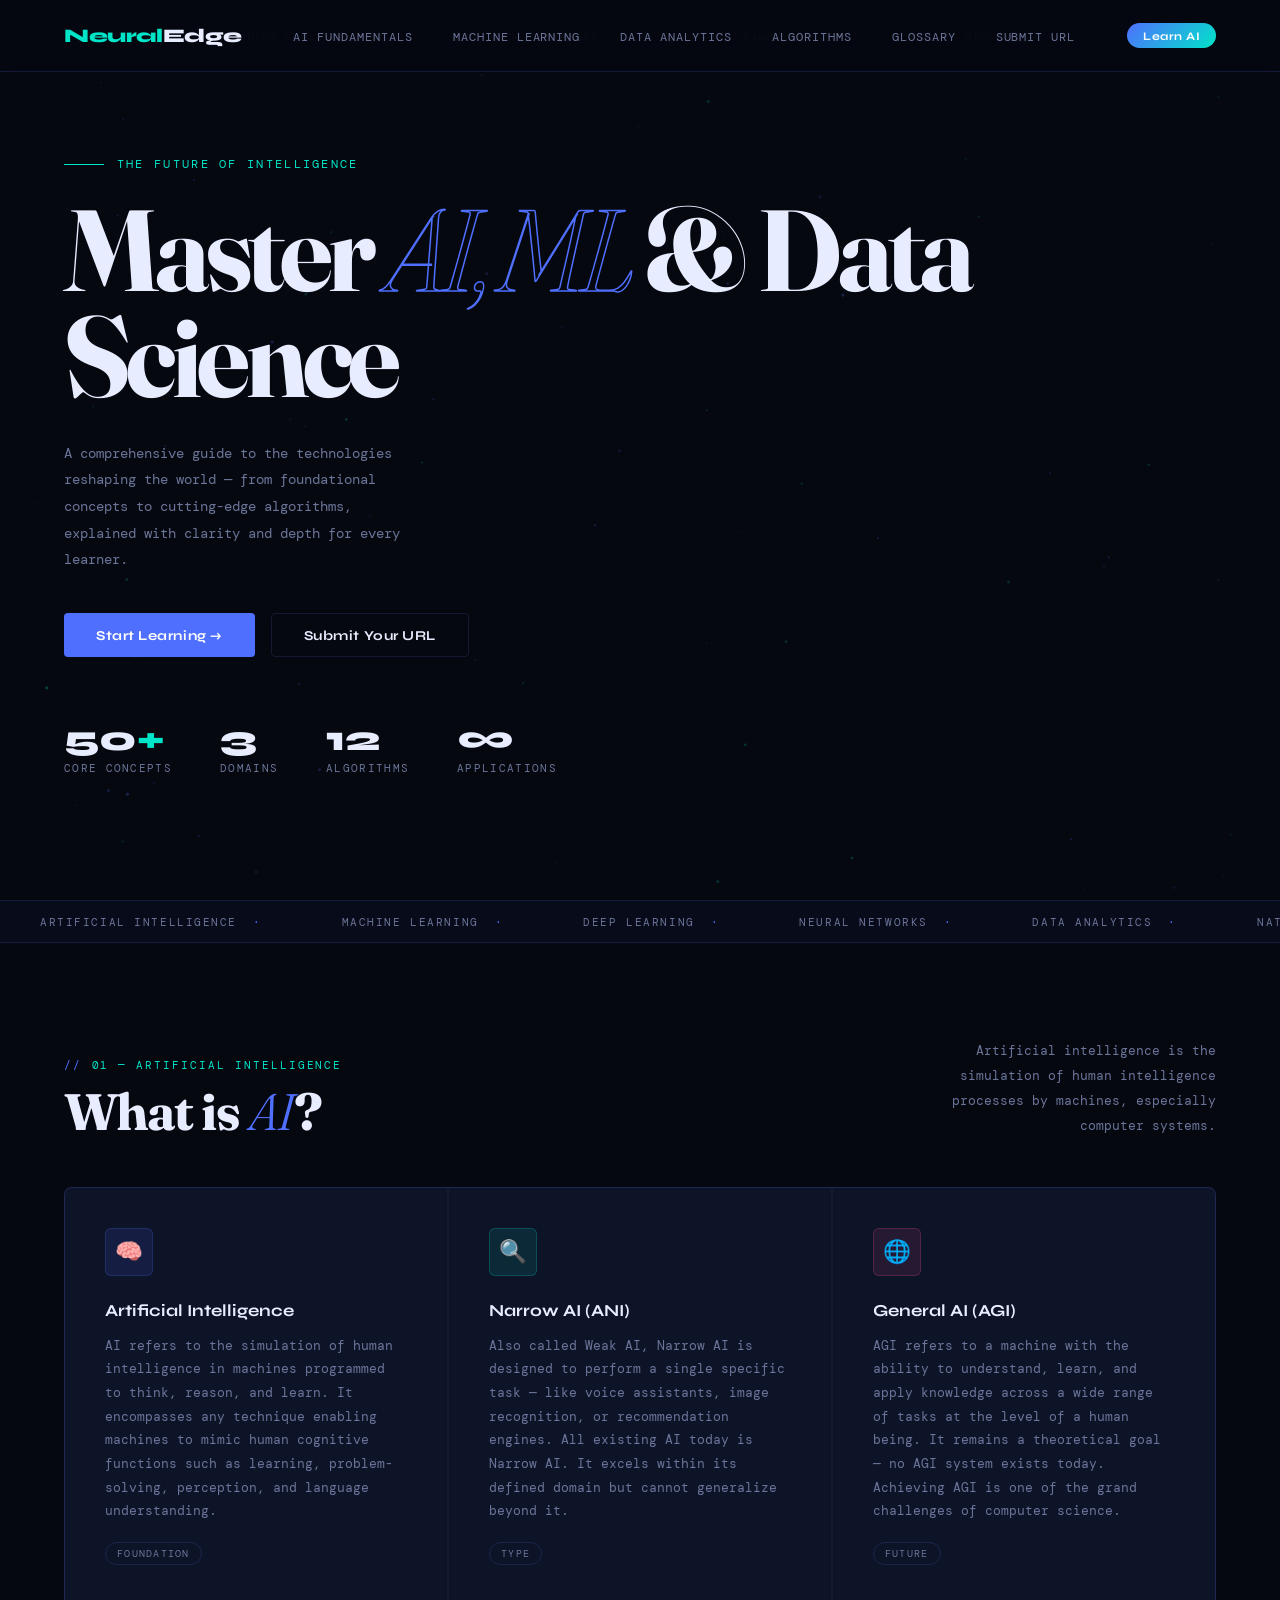
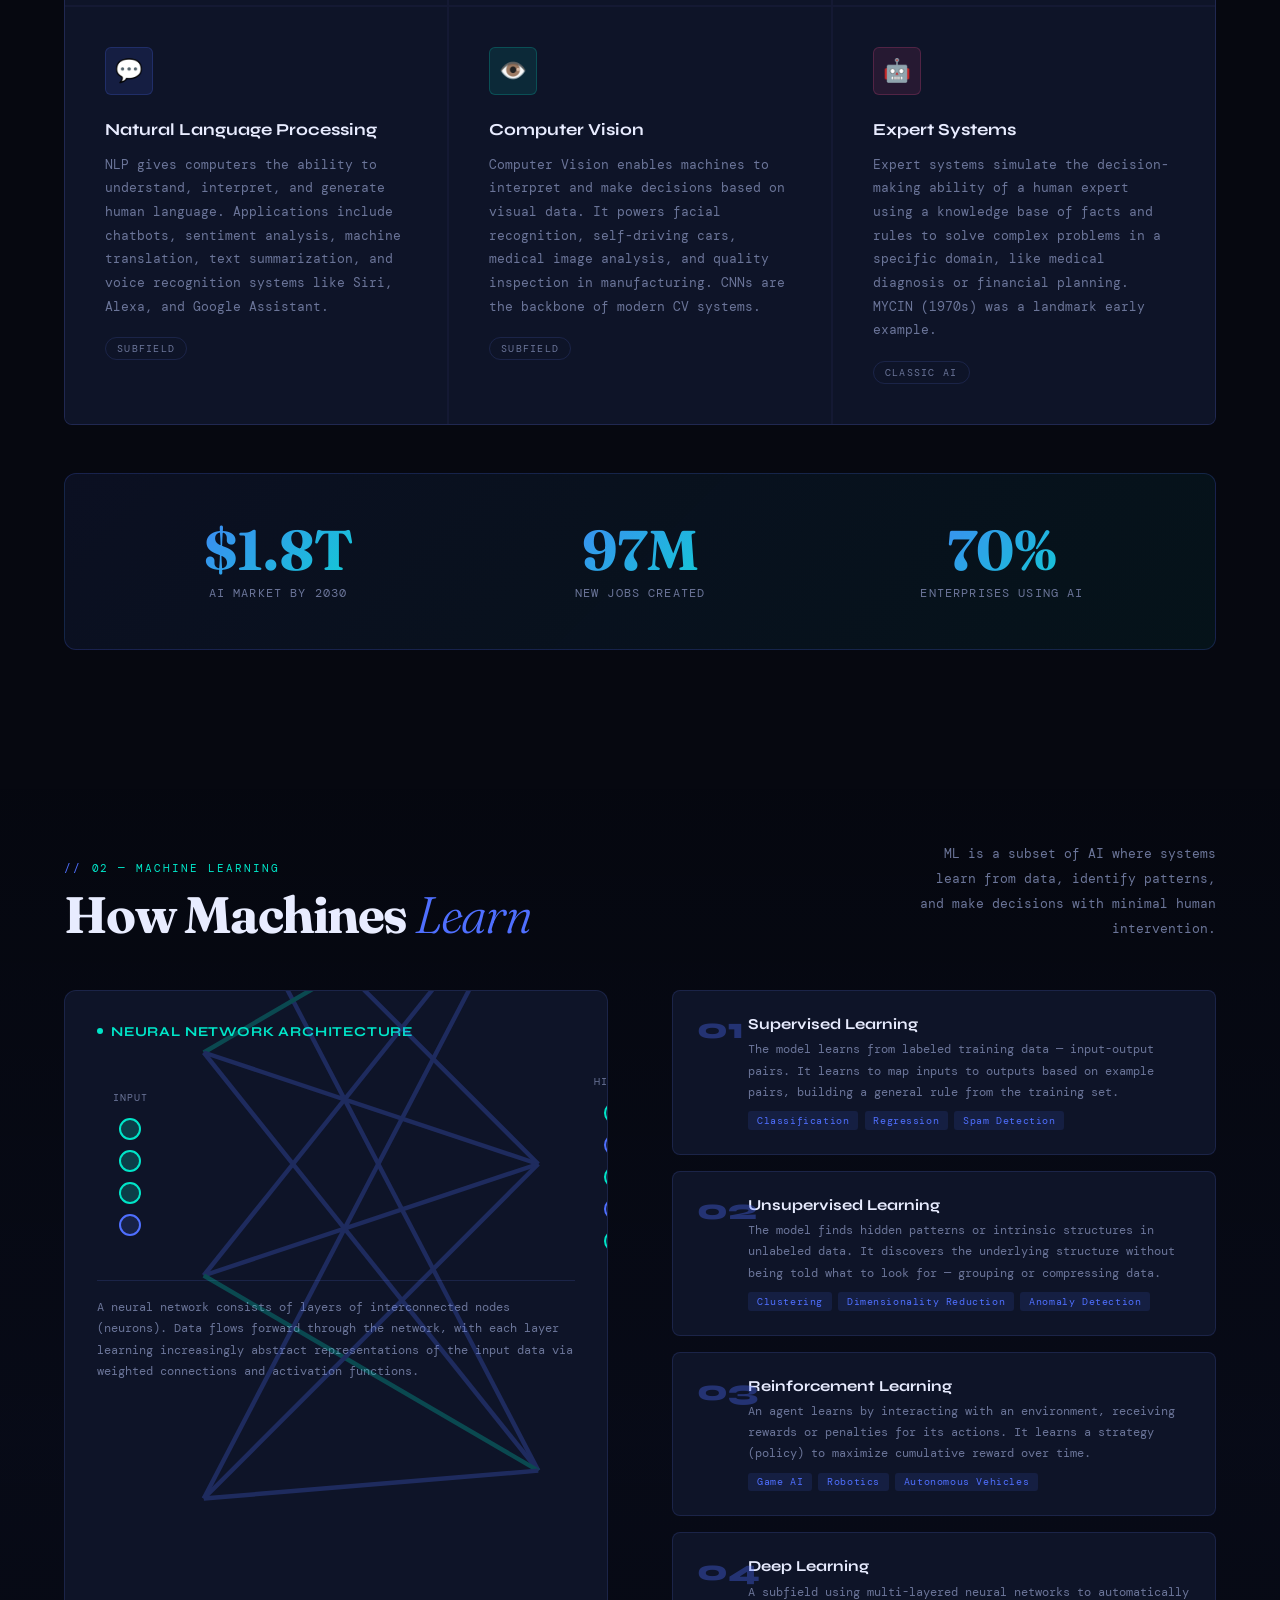
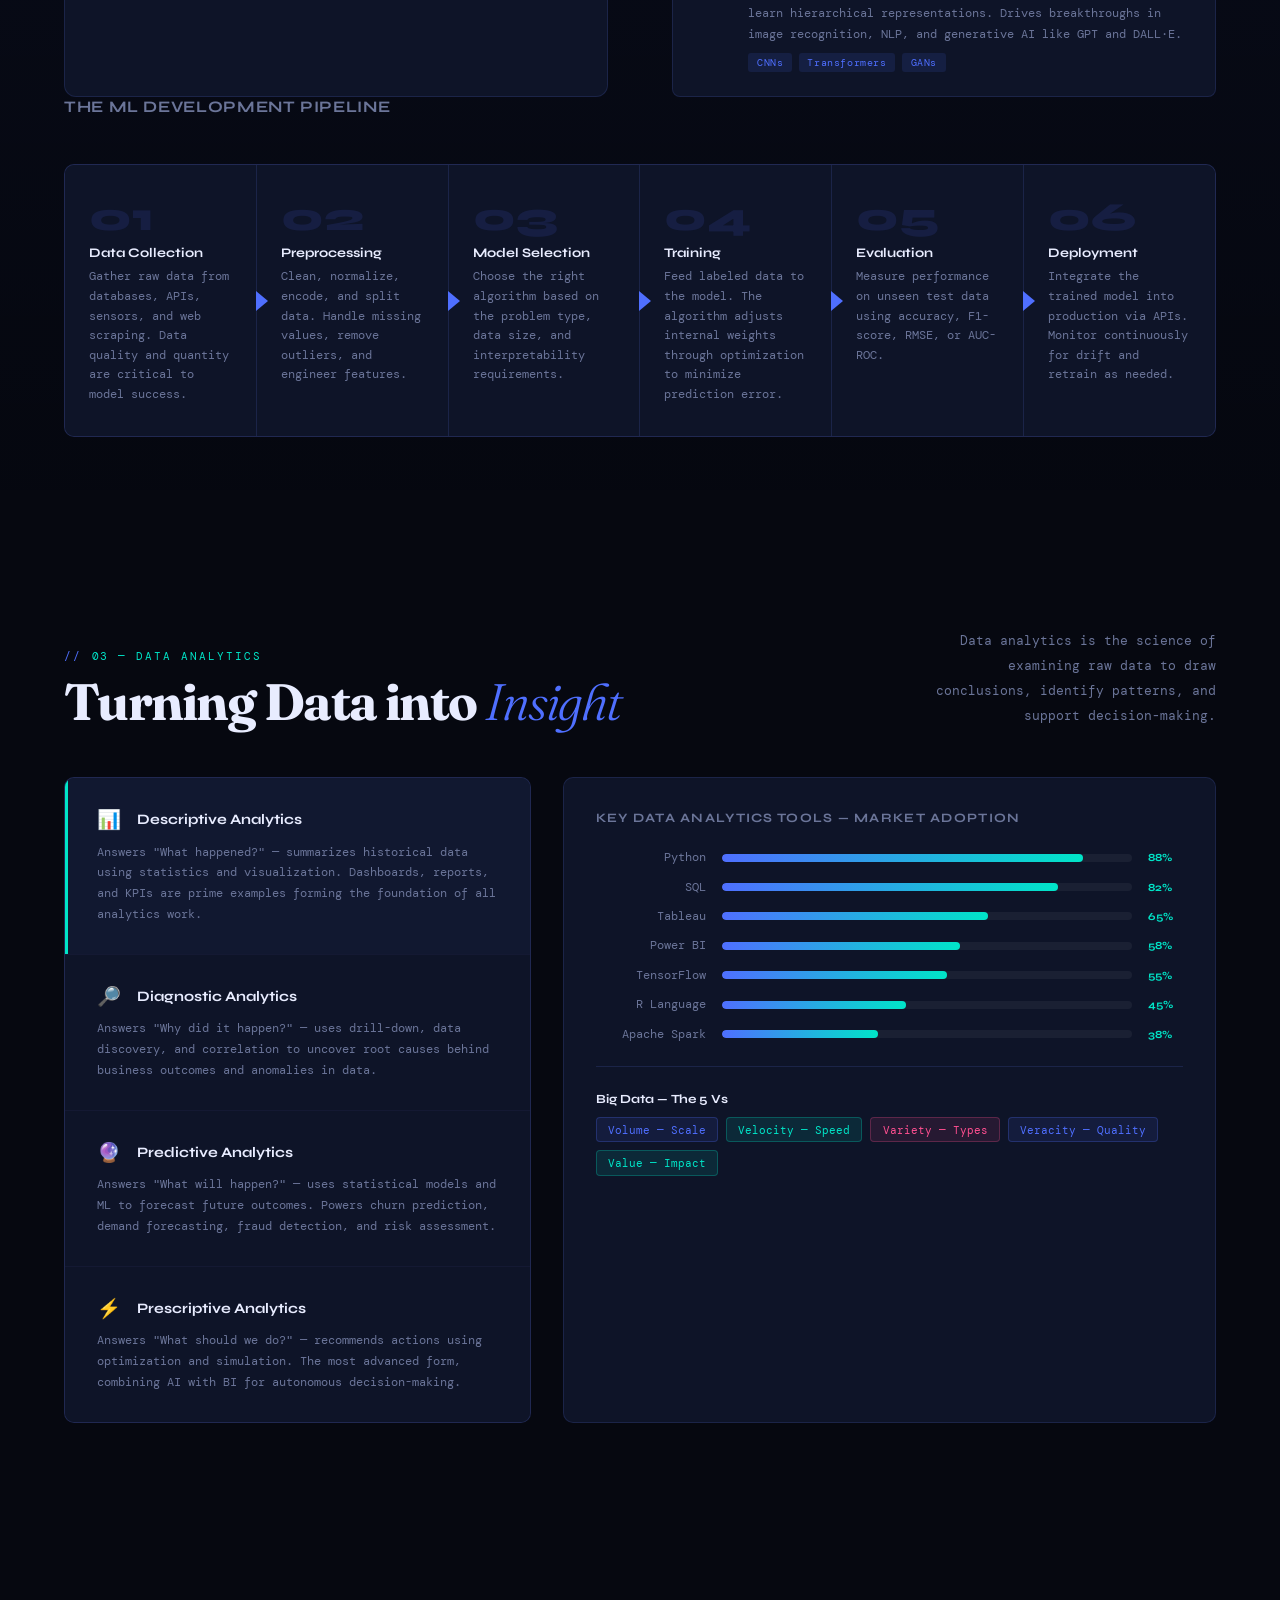
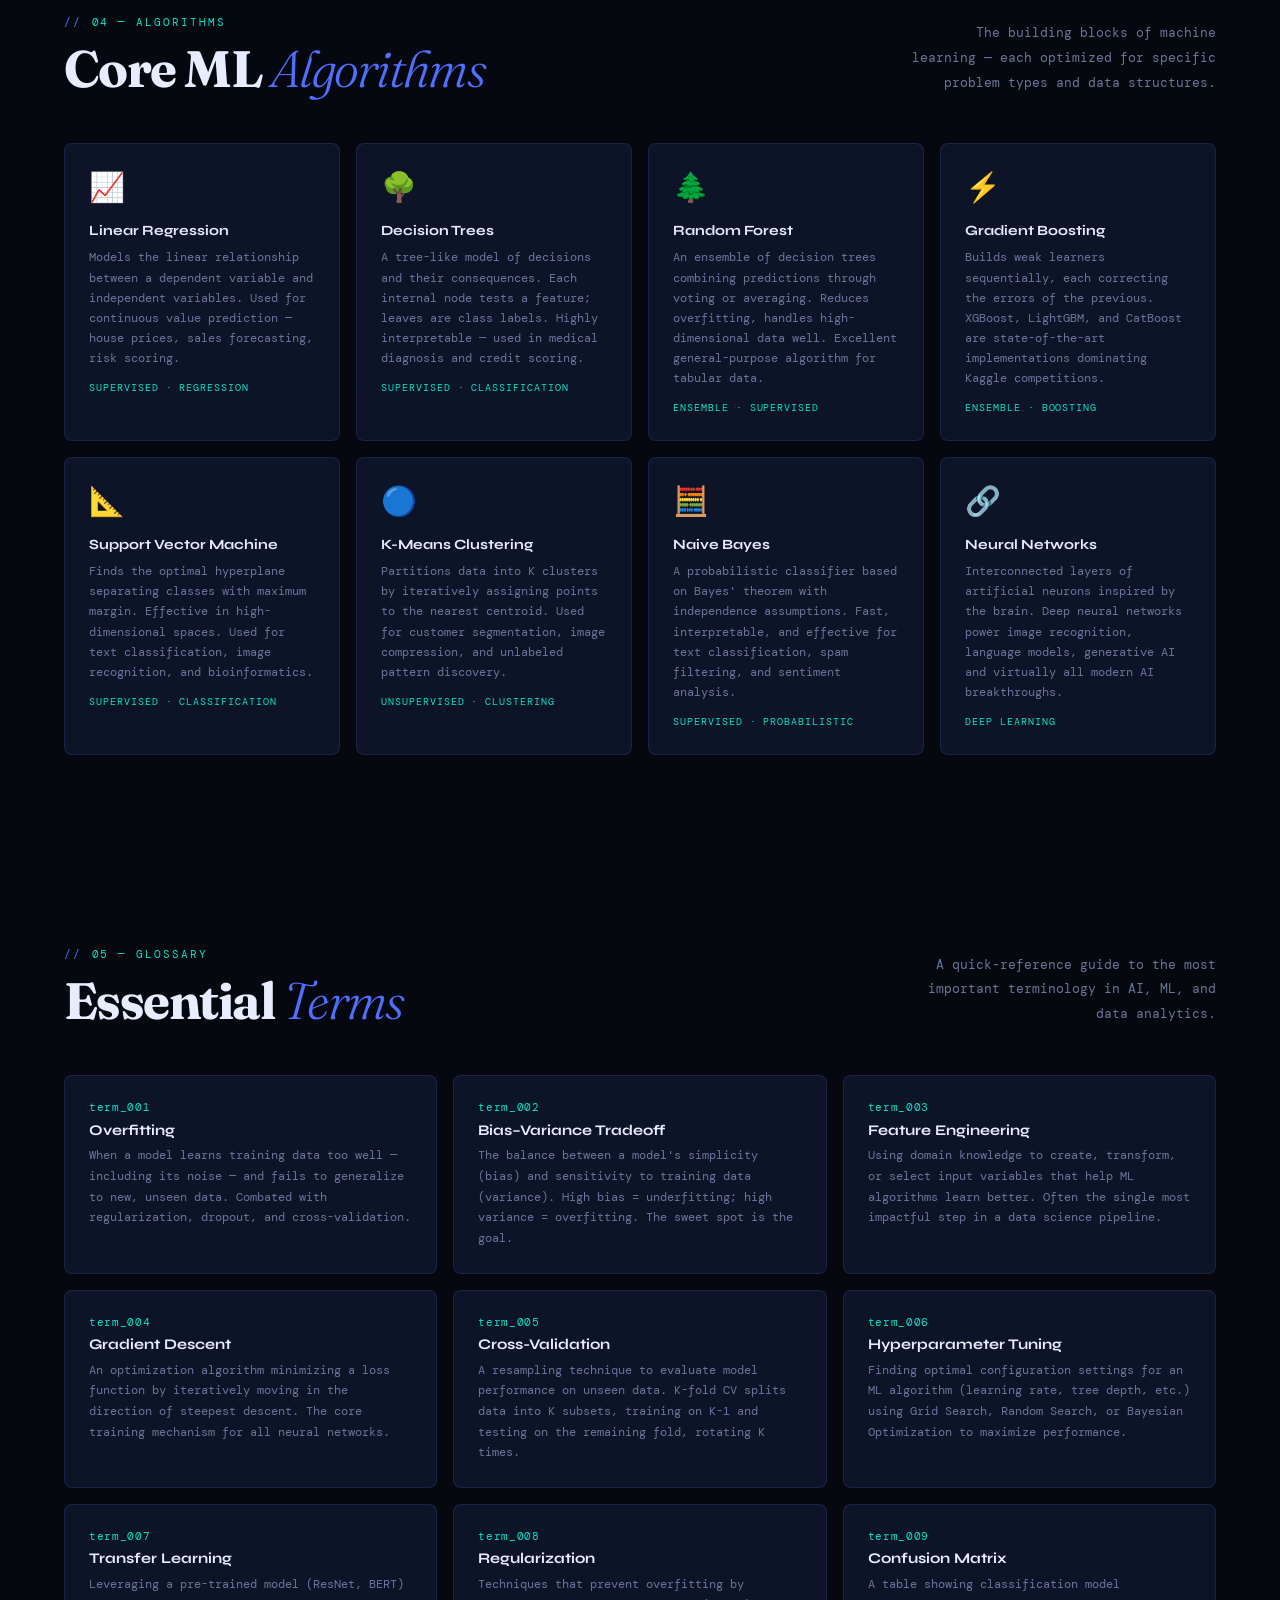
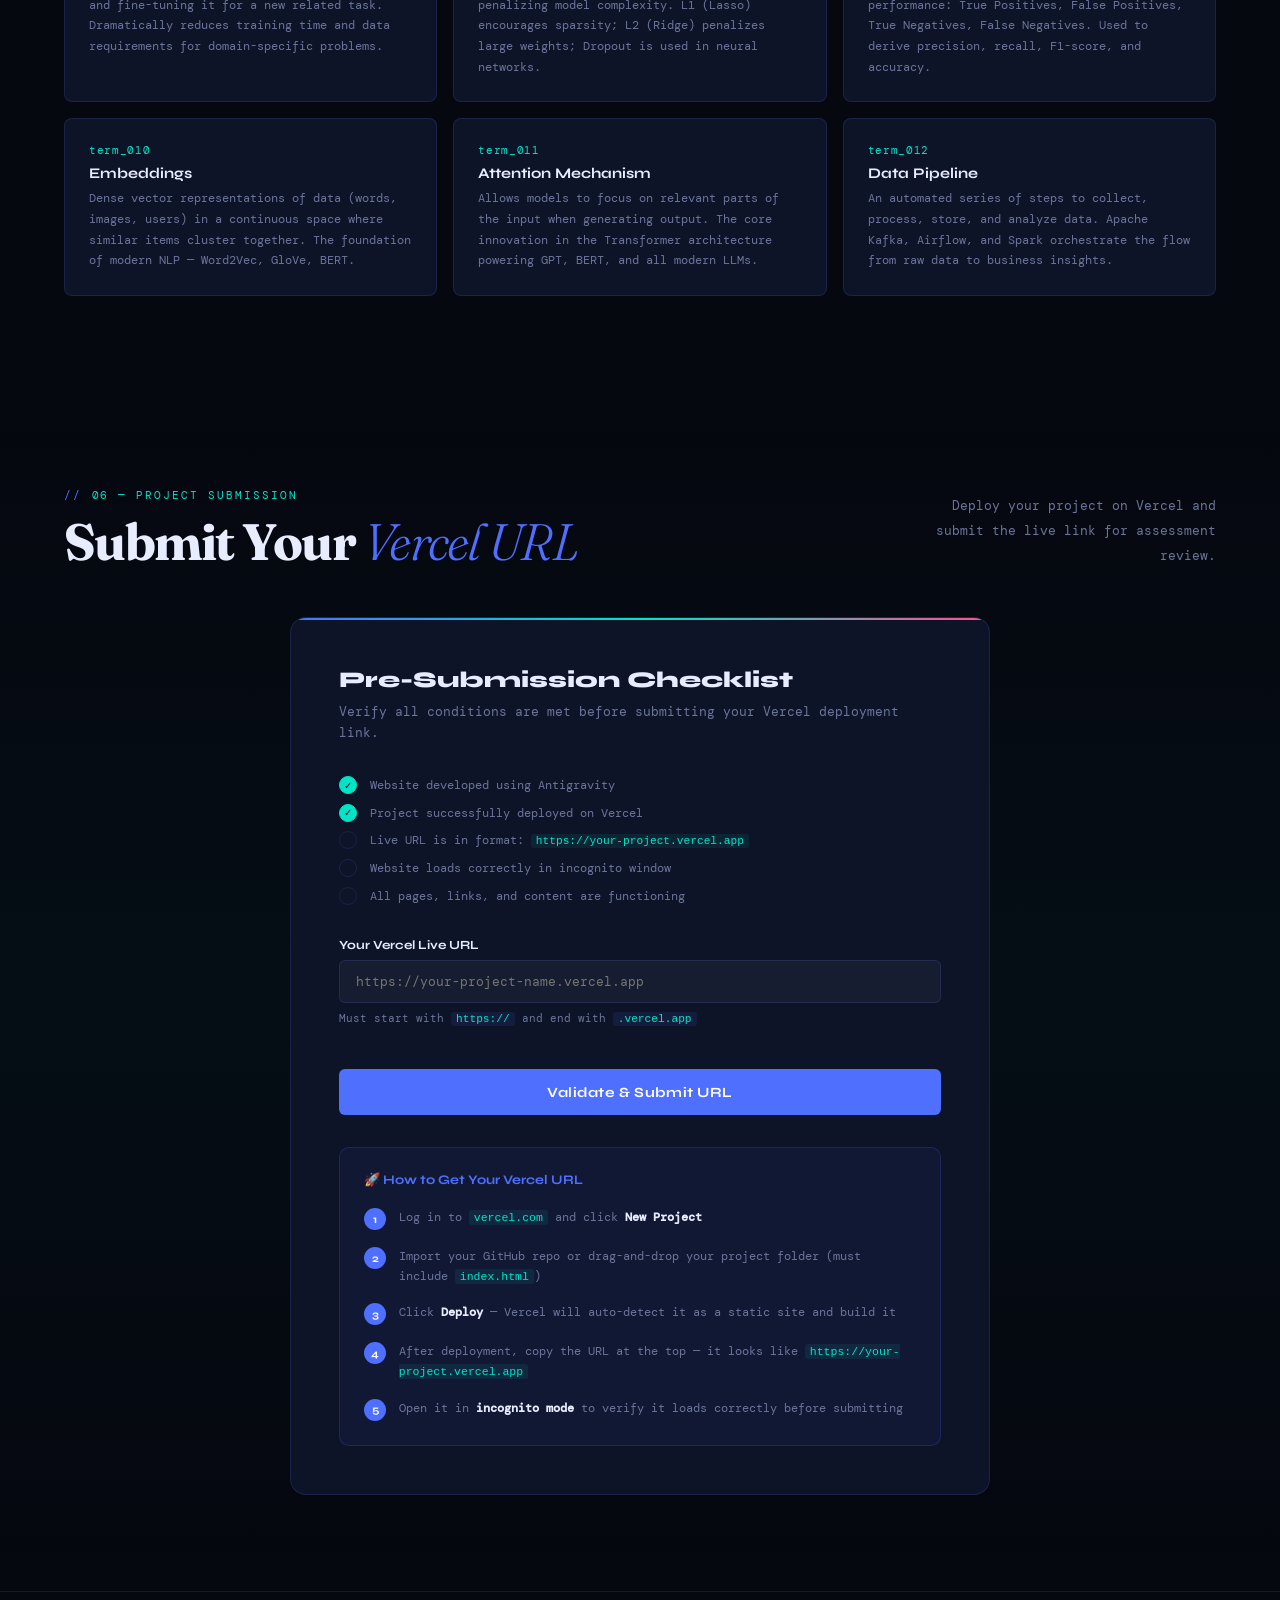
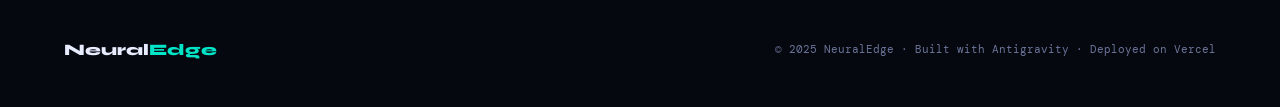
<file: index-1.html>
<!DOCTYPE html>
<html lang="en">
<head>
  <meta charset="UTF-8" />
  <meta name="viewport" content="width=device-width, initial-scale=1.0"/>
  <meta name="description" content="NeuralEdge — An educational guide to Artificial Intelligence, Machine Learning, and Data Analytics basics." />
  <title>NeuralEdge — AI, ML & Data Analytics</title>
  <link href="https://fonts.googleapis.com/css2?family=Syne:wght@400;600;700;800&family=DM+Mono:ital,wght@0,300;0,400;1,300&family=Fraunces:ital,opsz,wght@0,9..144,300;0,9..144,700;1,9..144,300&display=swap" rel="stylesheet"/>
  <style>
    /* ─── DESIGN TOKENS ──────────────────────────── */
    :root {
      --bg:      #060810;
      --surface: #0d1120;
      --border:  rgba(99,130,255,0.15);
      --accent:  #4f6fff;
      --accent2: #00e5c8;
      --accent3: #ff4f91;
      --text:    #e8ecff;
      --muted:   #6b7599;
      --card:    #0e1428;
      --nav-h:   72px;
    }

    /* ─── RESET ──────────────────────────────────── */
    *, *::before, *::after { box-sizing: border-box; margin: 0; padding: 0; }
    html { scroll-behavior: smooth; }
    body {
      background: var(--bg);
      color: var(--text);
      font-family: 'DM Mono', monospace;
      overflow-x: hidden;
      cursor: none;
    }
    /* FIX: restore cursor on touch devices */
    @media (hover: none) { body, * { cursor: auto !important; } .cursor-dot, .cursor-ring { display: none; } }

    /* ─── CUSTOM CURSOR ──────────────────────────── */
    .cursor-dot {
      width: 8px; height: 8px;
      background: var(--accent2);
      border-radius: 50%;
      position: fixed; top: 0; left: 0;
      pointer-events: none; z-index: 9999;
      will-change: transform;
    }
    .cursor-ring {
      width: 36px; height: 36px;
      border: 1.5px solid var(--accent);
      border-radius: 50%;
      position: fixed; top: 0; left: 0;
      pointer-events: none; z-index: 9998;
      will-change: transform;
      /* FIX: only transition border/color, NOT size (size changed via JS instantly) */
      transition: border-color 0.25s, opacity 0.25s;
    }
    .cursor-ring.hovering {
      border-color: var(--accent2);
      opacity: 0.55;
    }

    /* ─── CANVAS BG ──────────────────────────────── */
    #bg-canvas { position: fixed; inset: 0; z-index: 0; opacity: 0.55; pointer-events: none; }

    /* ─── NAV ────────────────────────────────────── */
    nav {
      position: fixed; top: 0; left: 0; right: 0;
      z-index: 200; height: var(--nav-h);
      padding: 0 4rem;
      display: flex; align-items: center; justify-content: space-between;
      border-bottom: 1px solid var(--border);
      backdrop-filter: blur(24px);
      background: rgba(6,8,16,0.82);
      transition: background 0.3s;
    }
    .nav-logo {
      font-family: 'Syne', sans-serif; font-weight: 800; font-size: 1.2rem;
      letter-spacing: -0.02em; color: var(--text); text-decoration: none;
    }
    .nav-logo span { color: var(--accent2); }
    .nav-links { display: flex; gap: 2.5rem; list-style: none; }
    .nav-links a {
      color: var(--muted); text-decoration: none; font-size: 0.76rem;
      letter-spacing: 0.08em; text-transform: uppercase; transition: color 0.2s;
      cursor: none; padding: 4px 0;
      border-bottom: 1px solid transparent; transition: color 0.2s, border-color 0.2s;
    }
    .nav-links a:hover, .nav-links a.active { color: var(--accent2); border-bottom-color: var(--accent2); }
    .nav-badge {
      background: linear-gradient(135deg, var(--accent), var(--accent2));
      color: #fff; font-size: 0.72rem; padding: 0.35rem 1rem; border-radius: 999px;
      font-family: 'Syne', sans-serif; font-weight: 700; letter-spacing: 0.04em;
    }
    /* Hamburger for mobile */
    .hamburger {
      display: none; flex-direction: column; gap: 5px;
      background: none; border: none; cursor: none; padding: 6px;
    }
    .hamburger span {
      display: block; width: 22px; height: 2px;
      background: var(--text); border-radius: 2px;
      transition: transform 0.3s, opacity 0.3s;
    }
    .hamburger.open span:nth-child(1) { transform: translateY(7px) rotate(45deg); }
    .hamburger.open span:nth-child(2) { opacity: 0; }
    .hamburger.open span:nth-child(3) { transform: translateY(-7px) rotate(-45deg); }

    /* Mobile drawer */
    .mobile-nav {
      display: none; position: fixed; top: var(--nav-h); left: 0; right: 0;
      background: rgba(6,8,16,0.97); backdrop-filter: blur(24px);
      border-bottom: 1px solid var(--border);
      flex-direction: column; padding: 1.5rem 2rem; gap: 1.2rem;
      z-index: 190;
    }
    .mobile-nav.open { display: flex; }
    .mobile-nav a {
      color: var(--muted); text-decoration: none; font-size: 0.85rem;
      letter-spacing: 0.08em; text-transform: uppercase; transition: color 0.2s;
    }
    .mobile-nav a:hover { color: var(--accent2); }

    /* ─── BACK TO TOP ────────────────────────────── */
    #backToTop {
      position: fixed; bottom: 2rem; right: 2rem; z-index: 300;
      width: 44px; height: 44px; border-radius: 50%;
      background: var(--accent); border: none; cursor: none;
      display: flex; align-items: center; justify-content: center;
      opacity: 0; pointer-events: none;
      transition: opacity 0.3s, transform 0.3s, background 0.2s;
      transform: translateY(10px);
    }
    #backToTop.visible { opacity: 1; pointer-events: all; transform: translateY(0); }
    #backToTop:hover { background: var(--accent2); }
    #backToTop svg { width: 18px; height: 18px; stroke: #fff; }

    /* ─── SHARED SECTION ─────────────────────────── */
    /* FIX: scroll-margin-top so fixed nav doesn't cover headings */
    section[id] { scroll-margin-top: var(--nav-h); }
    section { position: relative; z-index: 1; padding: 6rem 4rem; }
    .section-header {
      display: flex; align-items: flex-end; justify-content: space-between;
      margin-bottom: 3rem; gap: 2rem; flex-wrap: wrap;
    }
    .section-tag {
      font-size: 0.68rem; letter-spacing: 0.18em; text-transform: uppercase;
      color: var(--accent2); display: flex; align-items: center; gap: 0.6rem;
      margin-bottom: 0.8rem;
    }
    .section-tag::before { content: '//'; color: var(--accent); }
    .section-title {
      font-family: 'Fraunces', serif; font-size: clamp(2rem, 4vw, 3.5rem);
      font-weight: 700; letter-spacing: -0.03em; line-height: 1.05;
    }
    .section-title em { font-style: italic; font-weight: 300; color: var(--accent); }
    .section-desc { color: var(--muted); font-size: 0.82rem; line-height: 1.9; max-width: 38ch; text-align: right; }

    /* ─── HERO ───────────────────────────────────── */
    .hero {
      position: relative; z-index: 1; min-height: 100vh;
      display: flex; flex-direction: column; justify-content: center;
      padding: 8rem 4rem 6rem; overflow: hidden;
    }
    .hero-label {
      font-size: 0.72rem; letter-spacing: 0.2em; text-transform: uppercase;
      color: var(--accent2); margin-bottom: 1.5rem;
      display: flex; align-items: center; gap: 0.8rem;
      animation: fadeUp 0.8s ease both;
    }
    .hero-label::before { content: ''; width: 2.5rem; height: 1px; background: var(--accent2); }
    .hero-title {
      font-family: 'Fraunces', serif; font-size: clamp(3.5rem, 9vw, 8rem);
      font-weight: 700; line-height: 0.92; letter-spacing: -0.04em; max-width: 14ch;
      animation: fadeUp 0.9s 0.1s ease both;
    }
    .hero-title em { font-style: italic; font-weight: 300; color: transparent; -webkit-text-stroke: 1.5px var(--accent); }
    .hero-sub {
      margin-top: 2rem; max-width: 44ch; color: var(--muted); font-size: 0.9rem;
      line-height: 1.85; animation: fadeUp 1s 0.2s ease both;
    }
    .hero-cta {
      margin-top: 2.5rem; display: flex; gap: 1rem; flex-wrap: wrap;
      animation: fadeUp 1s 0.3s ease both;
    }
    .btn-primary {
      display: inline-flex; align-items: center; gap: 0.5rem;
      background: var(--accent); color: #fff; padding: 0.8rem 2rem;
      border-radius: 4px; text-decoration: none; font-family: 'Syne', sans-serif;
      font-weight: 700; font-size: 0.85rem; letter-spacing: 0.04em;
      transition: background 0.25s, transform 0.25s; border: none; cursor: none;
    }
    .btn-primary:hover { background: var(--accent2); color: var(--bg); transform: translateY(-2px); }
    .btn-ghost {
      display: inline-flex; align-items: center; gap: 0.5rem;
      background: transparent; color: var(--text); padding: 0.8rem 2rem;
      border-radius: 4px; text-decoration: none; font-family: 'Syne', sans-serif;
      font-weight: 700; font-size: 0.85rem; letter-spacing: 0.04em;
      border: 1px solid var(--border); transition: border-color 0.25s, color 0.25s; cursor: none;
    }
    .btn-ghost:hover { border-color: var(--accent); color: var(--accent); }
    .hero-stats {
      display: flex; gap: 3rem; margin-top: 4rem;
      animation: fadeUp 1s 0.4s ease both;
    }
    .stat-num { font-family: 'Syne', sans-serif; font-size: 2.2rem; font-weight: 800; line-height: 1; }
    .stat-num span { color: var(--accent2); }
    .stat-label { font-size: 0.68rem; letter-spacing: 0.12em; color: var(--muted); text-transform: uppercase; margin-top: 0.3rem; }

    /* ─── TICKER ─────────────────────────────────── */
    .ticker-wrap {
      width: 100%; overflow: hidden;
      border-top: 1px solid var(--border); border-bottom: 1px solid var(--border);
      background: rgba(79,111,255,0.04); padding: 0.85rem 0;
      position: relative; z-index: 1;
    }
    /* FIX: use two copies for seamless infinite loop */
    .ticker { display: flex; width: max-content; animation: ticker 35s linear infinite; }
    .ticker:hover { animation-play-state: paused; }
    .ticker-item {
      font-size: 0.7rem; letter-spacing: 0.14em; text-transform: uppercase;
      color: var(--muted); padding: 0 2.5rem; white-space: nowrap;
      display: flex; align-items: center; gap: 1rem;
    }
    .ticker-item::after { content: '·'; color: var(--accent); }

    /* ─── AI SECTION ─────────────────────────────── */
    .ai-grid {
      display: grid; grid-template-columns: repeat(3, 1fr);
      gap: 1.5px; background: var(--border); border: 1.5px solid var(--border);
      border-radius: 8px; overflow: hidden;
    }
    .ai-card {
      background: var(--card); padding: 2.5rem; position: relative; overflow: hidden;
      transition: background 0.3s; cursor: none;
    }
    .ai-card:hover { background: #111830; }
    .ai-card::before {
      content: ''; position: absolute; top: 0; left: 0; right: 0; height: 2px;
      background: linear-gradient(90deg, transparent, var(--accent), transparent);
      opacity: 0; transition: opacity 0.3s;
    }
    .ai-card:hover::before { opacity: 1; }
    .card-icon {
      width: 48px; height: 48px; border-radius: 6px; display: flex; align-items: center;
      justify-content: center; font-size: 1.4rem; margin-bottom: 1.5rem;
      background: rgba(79,111,255,0.12); border: 1px solid rgba(79,111,255,0.2);
    }
    .ai-card.green .card-icon { background: rgba(0,229,200,0.1); border-color: rgba(0,229,200,0.2); }
    .ai-card.pink  .card-icon { background: rgba(255,79,145,0.1); border-color: rgba(255,79,145,0.2); }
    .card-title { font-family: 'Syne', sans-serif; font-weight: 700; font-size: 1.05rem; margin-bottom: 0.8rem; }
    .card-text   { color: var(--muted); font-size: 0.8rem; line-height: 1.85; }
    .card-tag {
      display: inline-block; margin-top: 1.2rem; font-size: 0.65rem;
      letter-spacing: 0.12em; text-transform: uppercase; padding: 0.25rem 0.7rem;
      border-radius: 999px; border: 1px solid var(--border); color: var(--muted);
    }
    /* Highlight box */
    .highlight-box {
      background: linear-gradient(135deg, rgba(79,111,255,0.08), rgba(0,229,200,0.05));
      border: 1px solid rgba(79,111,255,0.2); border-radius: 12px; padding: 3rem;
      display: grid; grid-template-columns: repeat(3,1fr); gap: 2rem; margin-top: 3rem;
    }
    .highlight-stat { text-align: center; }
    .highlight-num {
      font-family: 'Fraunces', serif; font-size: 3.5rem; font-weight: 700; line-height: 1;
      background: linear-gradient(135deg, var(--accent), var(--accent2));
      -webkit-background-clip: text; -webkit-text-fill-color: transparent; background-clip: text;
    }
    .highlight-label { font-size: 0.72rem; letter-spacing: 0.1em; color: var(--muted); text-transform: uppercase; margin-top: 0.5rem; }

    /* ─── ML SECTION ─────────────────────────────── */
    .ml-section { background: linear-gradient(180deg, transparent, rgba(79,111,255,0.03), transparent); }
    .ml-timeline { display: grid; grid-template-columns: 1fr 1fr; gap: 4rem; }
    .ml-visual {
      background: var(--card); border: 1px solid var(--border);
      border-radius: 12px; padding: 2rem; overflow: hidden;
    }
    .ml-visual-title {
      font-family: 'Syne', sans-serif; font-weight: 700; font-size: 0.85rem;
      letter-spacing: 0.06em; color: var(--accent2); text-transform: uppercase;
      margin-bottom: 1.5rem; display: flex; align-items: center; gap: 0.5rem;
    }
    .ml-visual-title::before {
      content: ''; width: 6px; height: 6px; border-radius: 50%;
      background: var(--accent2); animation: pulse 2s infinite;
    }
    .nn-diagram { display: flex; justify-content: space-between; align-items: center; height: 200px; padding: 1rem; }
    .nn-layer { display: flex; flex-direction: column; gap: 10px; align-items: center; }
    .nn-layer-label { font-size: 0.6rem; letter-spacing: 0.1em; color: var(--muted); text-transform: uppercase; margin-bottom: 4px; }
    .nn-node {
      width: 22px; height: 22px; border-radius: 50%;
      border: 2px solid var(--accent); background: rgba(79,111,255,0.15);
      animation: glow 3s ease-in-out infinite;
    }
    .nn-node.active { border-color: var(--accent2); background: rgba(0,229,200,0.2); }
    .nn-svg-wrap { flex: 1; opacity: 0.25; overflow: visible; }
    .ml-types { display: flex; flex-direction: column; gap: 1rem; }
    .ml-type-item {
      background: var(--card); border: 1px solid var(--border); border-radius: 8px;
      padding: 1.5rem; display: flex; gap: 1.2rem; align-items: flex-start;
      transition: border-color 0.3s, transform 0.3s; cursor: none;
    }
    .ml-type-item:hover { border-color: var(--accent); transform: translateX(6px); }
    .ml-type-num { font-family: 'Syne', sans-serif; font-size: 1.8rem; font-weight: 800; color: var(--accent); line-height: 1; opacity: 0.35; min-width: 2rem; }
    .ml-type-name { font-family: 'Syne', sans-serif; font-weight: 700; font-size: 0.95rem; margin-bottom: 0.4rem; }
    .ml-type-desc { color: var(--muted); font-size: 0.78rem; line-height: 1.7; }
    .ml-type-examples { margin-top: 0.5rem; display: flex; gap: 0.4rem; flex-wrap: wrap; }
    .example-tag { font-size: 0.62rem; padding: 0.18rem 0.55rem; border-radius: 3px; background: rgba(79,111,255,0.12); color: var(--accent); letter-spacing: 0.06em; }

    /* Process strip */
    .process-strip {
      display: flex; align-items: stretch;
      background: var(--border); border-radius: 10px; overflow: hidden;
      border: 1px solid var(--border); margin-top: 3rem;
    }
    .process-step {
      flex: 1; background: var(--card); padding: 2rem 1.5rem;
      position: relative; transition: background 0.2s; cursor: none;
    }
    .process-step:hover { background: #111830; }
    .process-step + .process-step { border-left: 1px solid var(--border); }
    .step-num { font-family: 'Syne', sans-serif; font-weight: 800; font-size: 2.5rem; color: rgba(79,111,255,0.12); line-height: 1; margin-bottom: 0.5rem; }
    .step-title { font-family: 'Syne', sans-serif; font-weight: 700; font-size: 0.82rem; margin-bottom: 0.4rem; }
    .step-desc { color: var(--muted); font-size: 0.72rem; line-height: 1.7; }
    .step-arrow {
      position: absolute; right: -12px; top: 50%; transform: translateY(-50%);
      width: 0; height: 0; z-index: 2;
      border-top: 10px solid transparent; border-bottom: 10px solid transparent;
      border-left: 12px solid var(--accent); display: none;
    }
    .process-step:not(:last-child) .step-arrow { display: block; }

    /* ─── DATA ANALYTICS ─────────────────────────── */
    .data-grid { display: grid; grid-template-columns: 1fr 1.4fr; gap: 2rem; }
    .data-pillars {
      display: flex; flex-direction: column; gap: 1px;
      background: var(--border); border: 1px solid var(--border); border-radius: 10px; overflow: hidden;
    }
    /* FIX: pillar click states handled by JS */
    .pillar-item {
      background: var(--card); padding: 1.8rem 2rem; cursor: none;
      transition: background 0.2s; position: relative;
    }
    .pillar-item:hover { background: #111830; }
    .pillar-item.active-pillar { background: #111830; }
    .pillar-item.active-pillar::before {
      content: ''; position: absolute; left: 0; top: 0; bottom: 0;
      width: 3px; background: var(--accent2);
    }
    .pillar-header { display: flex; align-items: center; gap: 1rem; margin-bottom: 0.6rem; }
    .pillar-icon { font-size: 1.2rem; }
    .pillar-name { font-family: 'Syne', sans-serif; font-weight: 700; font-size: 0.9rem; }
    .pillar-text { color: var(--muted); font-size: 0.77rem; line-height: 1.7; }

    .data-chart-box { background: var(--card); border: 1px solid var(--border); border-radius: 10px; padding: 2rem; display: flex; flex-direction: column; gap: 1.5rem; }
    .chart-label { font-family: 'Syne', sans-serif; font-size: 0.8rem; font-weight: 700; color: var(--muted); text-transform: uppercase; letter-spacing: 0.1em; }
    .bar-chart { display: flex; flex-direction: column; gap: 0.9rem; }
    .bar-row { display: flex; align-items: center; gap: 1rem; }
    .bar-name { font-size: 0.72rem; color: var(--muted); width: 110px; text-align: right; flex-shrink: 0; }
    .bar-track { flex: 1; height: 8px; background: rgba(255,255,255,0.05); border-radius: 4px; overflow: hidden; }
    /* FIX: bar fills start at 0 width and animate via JS + IntersectionObserver */
    .bar-fill {
      height: 100%; border-radius: 4px; width: 0;
      background: linear-gradient(90deg, var(--accent), var(--accent2));
      transition: width 1.2s cubic-bezier(0.25, 1, 0.5, 1);
    }
    .bar-val { font-size: 0.68rem; color: var(--accent2); font-family: 'Syne', sans-serif; font-weight: 700; width: 35px; }

    /* ─── ALGORITHMS ─────────────────────────────── */
    .algo-grid { display: grid; grid-template-columns: repeat(4, 1fr); gap: 1rem; }
    .algo-card {
      background: var(--card); border: 1px solid var(--border); border-radius: 8px;
      padding: 1.5rem; transition: transform 0.3s, border-color 0.3s, box-shadow 0.3s;
      cursor: none; position: relative; overflow: hidden;
    }
    .algo-card:hover { transform: translateY(-6px); border-color: var(--accent); box-shadow: 0 16px 40px rgba(79,111,255,0.15); }
    .algo-emoji { font-size: 1.8rem; margin-bottom: 1rem; display: block; }
    .algo-name { font-family: 'Syne', sans-serif; font-weight: 700; font-size: 0.88rem; margin-bottom: 0.5rem; }
    .algo-desc { color: var(--muted); font-size: 0.74rem; line-height: 1.7; }
    .algo-type { display: inline-block; margin-top: 0.8rem; font-size: 0.6rem; letter-spacing: 0.1em; text-transform: uppercase; color: var(--accent2); }

    /* ─── GLOSSARY ───────────────────────────────── */
    .glossary-grid { display: grid; grid-template-columns: repeat(3, 1fr); gap: 1rem; }
    /* FIX: glossary cards are clickable — expandable */
    .glossary-card {
      background: var(--card); border: 1px solid var(--border); border-radius: 8px;
      padding: 1.5rem; cursor: none; transition: border-color 0.2s, transform 0.2s;
    }
    .glossary-card:hover { border-color: rgba(79,111,255,0.4); transform: translateY(-3px); }
    .gloss-term { font-family: 'DM Mono', monospace; font-size: 0.68rem; color: var(--accent2); letter-spacing: 0.06em; margin-bottom: 0.4rem; }
    .gloss-name { font-family: 'Syne', sans-serif; font-weight: 700; font-size: 0.92rem; margin-bottom: 0.4rem; }
    .gloss-def { color: var(--muted); font-size: 0.74rem; line-height: 1.75; }

    /* ─── SUBMISSION SECTION ─────────────────────── */
    #submit {
      background: linear-gradient(180deg, transparent, rgba(0,229,200,0.03), transparent);
    }
    .submit-card {
      max-width: 700px; margin: 0 auto;
      background: var(--card); border: 1px solid var(--border); border-radius: 16px;
      padding: 3rem; position: relative; overflow: hidden;
    }
    .submit-card::before {
      content: ''; position: absolute; top: 0; left: 0; right: 0; height: 2px;
      background: linear-gradient(90deg, var(--accent), var(--accent2), var(--accent3));
    }
    .submit-title { font-family: 'Syne', sans-serif; font-weight: 800; font-size: 1.4rem; margin-bottom: 0.5rem; }
    .submit-sub { color: var(--muted); font-size: 0.8rem; line-height: 1.7; margin-bottom: 2rem; }
    .checklist { display: flex; flex-direction: column; gap: 0.6rem; margin-bottom: 2rem; }
    .check-item { display: flex; align-items: center; gap: 0.8rem; font-size: 0.78rem; color: var(--muted); }
    .check-item .check-icon {
      width: 18px; height: 18px; border-radius: 50%; border: 1.5px solid var(--border);
      display: flex; align-items: center; justify-content: center; flex-shrink: 0;
      font-size: 0.65rem; transition: background 0.3s, border-color 0.3s;
    }
    .check-item.done .check-icon { background: var(--accent2); border-color: var(--accent2); color: var(--bg); }
    /* URL input */
    .url-field { display: flex; flex-direction: column; gap: 0.5rem; margin-bottom: 0.8rem; }
    .url-label { font-family: 'Syne', sans-serif; font-weight: 700; font-size: 0.78rem; color: var(--text); }
    .url-input-wrap { display: flex; gap: 0.5rem; }
    #urlInput {
      flex: 1; background: rgba(255,255,255,0.04); border: 1.5px solid var(--border);
      border-radius: 6px; padding: 0.75rem 1rem; color: var(--text);
      font-family: 'DM Mono', monospace; font-size: 0.82rem; outline: none;
      transition: border-color 0.25s;
    }
    #urlInput:focus { border-color: var(--accent); }
    #urlInput.error { border-color: var(--accent3) !important; }
    #urlInput.success { border-color: var(--accent2) !important; }
    .url-hint { font-size: 0.7rem; color: var(--muted); }
    .url-hint code { background: rgba(79,111,255,0.1); padding: 1px 5px; border-radius: 3px; color: var(--accent2); }
    #urlError { font-size: 0.72rem; color: var(--accent3); margin-top: 0.3rem; min-height: 1rem; display: flex; align-items: center; gap: 0.4rem; }
    #urlSuccess { font-size: 0.72rem; color: var(--accent2); margin-top: 0.3rem; min-height: 1rem; display: flex; align-items: center; gap: 0.4rem; display: none; }
    .btn-submit {
      width: 100%; padding: 0.9rem; background: var(--accent); color: #fff; border: none;
      border-radius: 6px; font-family: 'Syne', sans-serif; font-weight: 700; font-size: 0.88rem;
      letter-spacing: 0.04em; cursor: none; transition: background 0.25s, transform 0.2s;
      margin-top: 1rem; display: flex; align-items: center; justify-content: center; gap: 0.6rem;
    }
    .btn-submit:hover { background: var(--accent2); color: var(--bg); transform: translateY(-2px); }
    .btn-submit:active { transform: translateY(0); }
    .btn-submit:disabled { background: var(--muted); cursor: not-allowed; transform: none; }
    /* Success state */
    .submit-success {
      display: none; text-align: center; padding: 2rem 0;
      flex-direction: column; align-items: center; gap: 1rem;
    }
    .submit-success.show { display: flex; }
    .success-icon { font-size: 3rem; }
    .success-title { font-family: 'Syne', sans-serif; font-weight: 800; font-size: 1.3rem; color: var(--accent2); }
    .success-url {
      background: rgba(0,229,200,0.08); border: 1px solid rgba(0,229,200,0.25);
      border-radius: 8px; padding: 0.8rem 1.2rem; font-size: 0.82rem; color: var(--accent2);
      word-break: break-all; text-align: center;
    }
    .copy-btn {
      background: transparent; border: 1px solid var(--border); color: var(--muted);
      font-size: 0.75rem; padding: 0.4rem 1rem; border-radius: 4px; cursor: none;
      font-family: 'DM Mono', monospace; transition: border-color 0.2s, color 0.2s;
    }
    .copy-btn:hover { border-color: var(--accent2); color: var(--accent2); }

    /* Vercel deploy steps */
    .deploy-steps {
      background: rgba(79,111,255,0.06); border: 1px solid rgba(79,111,255,0.18);
      border-radius: 10px; padding: 1.5rem; margin-top: 2rem; display: flex; flex-direction: column; gap: 1rem;
    }
    .deploy-title { font-family: 'Syne', sans-serif; font-weight: 700; font-size: 0.82rem; color: var(--accent); margin-bottom: 0.2rem; }
    .deploy-step { display: flex; gap: 0.8rem; align-items: flex-start; }
    .deploy-num {
      min-width: 22px; height: 22px; border-radius: 50%; background: var(--accent);
      color: #fff; font-family: 'Syne', sans-serif; font-weight: 700; font-size: 0.68rem;
      display: flex; align-items: center; justify-content: center; flex-shrink: 0; margin-top: 1px;
    }
    .deploy-text { font-size: 0.76rem; color: var(--muted); line-height: 1.65; }
    .deploy-text code { color: var(--accent2); background: rgba(0,229,200,0.08); padding: 1px 5px; border-radius: 3px; font-size: 0.72rem; }

    /* ─── FOOTER ─────────────────────────────────── */
    footer {
      position: relative; z-index: 1;
      border-top: 1px solid var(--border); padding: 3rem 4rem;
      display: flex; align-items: center; justify-content: space-between; flex-wrap: wrap; gap: 1.5rem;
    }
    .footer-brand { font-family: 'Syne', sans-serif; font-weight: 800; font-size: 1rem; }
    .footer-brand span { color: var(--accent2); }
    .footer-links { display: flex; gap: 2rem; flex-wrap: wrap; }
    .footer-links a { color: var(--muted); text-decoration: none; font-size: 0.75rem; letter-spacing: 0.06em; transition: color 0.2s; cursor: none; }
    .footer-links a:hover { color: var(--accent2); }
    .footer-copy { color: var(--muted); font-size: 0.7rem; }

    /* ─── ANIMATIONS ─────────────────────────────── */
    @keyframes fadeUp   { from { opacity:0; transform:translateY(24px); } to { opacity:1; transform:translateY(0); } }
    @keyframes pulse    { 0%,100% { opacity:1; transform:scale(1); } 50% { opacity:0.5; transform:scale(0.7); } }
    @keyframes glow     { 0%,100% { box-shadow:0 0 0 rgba(79,111,255,0); } 50% { box-shadow:0 0 14px rgba(79,111,255,0.55); } }
    @keyframes ticker   { from { transform:translateX(0); } to { transform:translateX(-50%); } }

    .reveal { opacity:0; transform:translateY(30px); transition:opacity 0.7s ease, transform 0.7s ease; }
    .reveal.visible    { opacity:1; transform:translateY(0); }
    .reveal.delay-1    { transition-delay: 0.1s; }
    .reveal.delay-2    { transition-delay: 0.2s; }

    /* ─── RESPONSIVE ─────────────────────────────── */
    @media (max-width: 1024px) {
      .algo-grid { grid-template-columns: repeat(2, 1fr); }
    }
    @media (max-width: 768px) {
      nav { padding: 0 1.5rem; }
      .nav-links { display: none; }
      .nav-badge { display: none; }
      .hamburger { display: flex; }
      section { padding: 4rem 1.5rem; }
      .hero { padding: 7rem 1.5rem 4rem; }
      .hero-stats { gap: 1.5rem; flex-wrap: wrap; }
      .ai-grid { grid-template-columns: 1fr; }
      .ml-timeline { grid-template-columns: 1fr; }
      .algo-grid { grid-template-columns: 1fr 1fr; }
      .data-grid { grid-template-columns: 1fr; }
      .glossary-grid { grid-template-columns: 1fr 1fr; }
      .process-strip { flex-direction: column; }
      .process-step + .process-step { border-left: none; border-top: 1px solid var(--border); }
      .process-step:not(:last-child) .step-arrow { display: none; }
      .section-header { flex-direction: column; align-items: flex-start; }
      .section-desc { text-align: left; }
      .highlight-box { grid-template-columns: 1fr; }
      .submit-card { padding: 2rem 1.5rem; }
      footer { flex-direction: column; text-align: center; padding: 2rem 1.5rem; }
    }
    @media (max-width: 480px) {
      .glossary-grid { grid-template-columns: 1fr; }
      .algo-grid { grid-template-columns: 1fr; }
      .hero-cta { flex-direction: column; }
    }
  </style>
</head>
<body>

<!-- CURSOR -->
<div class="cursor-dot" id="cursorDot"></div>
<div class="cursor-ring" id="cursorRing"></div>

<!-- PARTICLE CANVAS -->
<canvas id="bg-canvas"></canvas>

<!-- BACK TO TOP -->
<button id="backToTop" aria-label="Back to top" onclick="window.scrollTo({top:0,behavior:'smooth'})">
  <svg viewBox="0 0 24 24" fill="none" stroke-width="2.5" stroke-linecap="round" stroke-linejoin="round"><polyline points="18 15 12 9 6 15"/></svg>
</button>

<!-- NAV -->
<nav id="mainNav" role="navigation" aria-label="Main navigation">
  <a class="nav-logo" href="#home" aria-label="NeuralEdge Home"><span>Neural</span>Edge</a>
  <ul class="nav-links" role="list">
    <li><a href="#ai">AI Fundamentals</a></li>
    <li><a href="#ml">Machine Learning</a></li>
    <li><a href="#data">Data Analytics</a></li>
    <li><a href="#algorithms">Algorithms</a></li>
    <li><a href="#glossary">Glossary</a></li>
    <li><a href="#submit">Submit URL</a></li>
  </ul>
  <div class="nav-badge">Learn AI</div>
  <button class="hamburger" id="hamburger" aria-label="Toggle menu" aria-expanded="false">
    <span></span><span></span><span></span>
  </button>
</nav>

<!-- MOBILE DRAWER -->
<nav class="mobile-nav" id="mobileNav" aria-label="Mobile navigation">
  <a href="#ai"         onclick="closeMobile()">AI Fundamentals</a>
  <a href="#ml"         onclick="closeMobile()">Machine Learning</a>
  <a href="#data"       onclick="closeMobile()">Data Analytics</a>
  <a href="#algorithms" onclick="closeMobile()">Algorithms</a>
  <a href="#glossary"   onclick="closeMobile()">Glossary</a>
  <a href="#submit"     onclick="closeMobile()">Submit URL</a>
</nav>

<!-- ══════════════════════════════════ HERO ══ -->
<section class="hero" id="home" aria-label="Hero">
  <div class="hero-label">The Future of Intelligence</div>
  <h1 class="hero-title">Master <em>AI, ML</em> &amp; Data Science</h1>
  <p class="hero-sub">A comprehensive guide to the technologies reshaping the world — from foundational concepts to cutting-edge algorithms, explained with clarity and depth for every learner.</p>
  <div class="hero-cta">
    <a href="#ai"     class="btn-primary">Start Learning →</a>
    <a href="#submit" class="btn-ghost">Submit Your URL</a>
  </div>
  <div class="hero-stats">
    <div class="stat"><div class="stat-num">50<span>+</span></div><div class="stat-label">Core Concepts</div></div>
    <div class="stat"><div class="stat-num">3</div><div class="stat-label">Domains</div></div>
    <div class="stat"><div class="stat-num">12</div><div class="stat-label">Algorithms</div></div>
    <div class="stat"><div class="stat-num">∞</div><div class="stat-label">Applications</div></div>
  </div>
</section>

<!-- TICKER — two identical sets for seamless loop -->
<div class="ticker-wrap" aria-hidden="true">
  <div class="ticker" id="tickerTrack"></div>
</div>

<!-- ══════════════════════════════ AI SECTION ══ -->
<section id="ai">
  <div class="section-header reveal">
    <div>
      <div class="section-tag">01 — Artificial Intelligence</div>
      <h2 class="section-title">What is <em>AI</em>?</h2>
    </div>
    <p class="section-desc">Artificial intelligence is the simulation of human intelligence processes by machines, especially computer systems.</p>
  </div>

  <div class="ai-grid reveal delay-1">
    <div class="ai-card" tabindex="0" role="article" aria-label="Artificial Intelligence concept">
      <div class="card-icon">🧠</div>
      <div class="card-title">Artificial Intelligence</div>
      <div class="card-text">AI refers to the simulation of human intelligence in machines programmed to think, reason, and learn. It encompasses any technique enabling machines to mimic human cognitive functions such as learning, problem-solving, perception, and language understanding.</div>
      <span class="card-tag">Foundation</span>
    </div>
    <div class="ai-card green" tabindex="0" role="article" aria-label="Narrow AI concept">
      <div class="card-icon">🔍</div>
      <div class="card-title">Narrow AI (ANI)</div>
      <div class="card-text">Also called Weak AI, Narrow AI is designed to perform a single specific task — like voice assistants, image recognition, or recommendation engines. All existing AI today is Narrow AI. It excels within its defined domain but cannot generalize beyond it.</div>
      <span class="card-tag">Type</span>
    </div>
    <div class="ai-card pink" tabindex="0" role="article" aria-label="General AI concept">
      <div class="card-icon">🌐</div>
      <div class="card-title">General AI (AGI)</div>
      <div class="card-text">AGI refers to a machine with the ability to understand, learn, and apply knowledge across a wide range of tasks at the level of a human being. It remains a theoretical goal — no AGI system exists today. Achieving AGI is one of the grand challenges of computer science.</div>
      <span class="card-tag">Future</span>
    </div>
    <div class="ai-card" tabindex="0" role="article" aria-label="NLP concept">
      <div class="card-icon">💬</div>
      <div class="card-title">Natural Language Processing</div>
      <div class="card-text">NLP gives computers the ability to understand, interpret, and generate human language. Applications include chatbots, sentiment analysis, machine translation, text summarization, and voice recognition systems like Siri, Alexa, and Google Assistant.</div>
      <span class="card-tag">Subfield</span>
    </div>
    <div class="ai-card green" tabindex="0" role="article" aria-label="Computer Vision concept">
      <div class="card-icon">👁️</div>
      <div class="card-title">Computer Vision</div>
      <div class="card-text">Computer Vision enables machines to interpret and make decisions based on visual data. It powers facial recognition, self-driving cars, medical image analysis, and quality inspection in manufacturing. CNNs are the backbone of modern CV systems.</div>
      <span class="card-tag">Subfield</span>
    </div>
    <div class="ai-card pink" tabindex="0" role="article" aria-label="Expert Systems concept">
      <div class="card-icon">🤖</div>
      <div class="card-title">Expert Systems</div>
      <div class="card-text">Expert systems simulate the decision-making ability of a human expert using a knowledge base of facts and rules to solve complex problems in a specific domain, like medical diagnosis or financial planning. MYCIN (1970s) was a landmark early example.</div>
      <span class="card-tag">Classic AI</span>
    </div>
  </div>

  <!-- FIX: added reveal class to highlight-box -->
  <div class="highlight-box reveal delay-2">
    <div class="highlight-stat"><div class="highlight-num">$1.8T</div><div class="highlight-label">AI Market by 2030</div></div>
    <div class="highlight-stat"><div class="highlight-num">97M</div><div class="highlight-label">New Jobs Created</div></div>
    <div class="highlight-stat"><div class="highlight-num">70%</div><div class="highlight-label">Enterprises Using AI</div></div>
  </div>
</section>

<!-- ══════════════════════════════  ML SECTION ══ -->
<section id="ml" class="ml-section">
  <div class="section-header reveal">
    <div>
      <div class="section-tag">02 — Machine Learning</div>
      <h2 class="section-title">How Machines <em>Learn</em></h2>
    </div>
    <p class="section-desc">ML is a subset of AI where systems learn from data, identify patterns, and make decisions with minimal human intervention.</p>
  </div>

  <div class="ml-timeline reveal">
    <!-- Neural net diagram -->
    <div class="ml-visual">
      <div class="ml-visual-title">Neural Network Architecture</div>
      <div class="nn-diagram">
        <div class="nn-layer">
          <div class="nn-layer-label">Input</div>
          <div class="nn-node active"></div>
          <div class="nn-node active"></div>
          <div class="nn-node active"></div>
          <div class="nn-node"></div>
        </div>
        <svg class="nn-svg-wrap" viewBox="0 0 80 160" preserveAspectRatio="none">
          <line x1="10" y1="20" x2="70" y2="25" stroke="#4f6fff" stroke-width="0.8"/>
          <line x1="10" y1="20" x2="70" y2="80" stroke="#4f6fff" stroke-width="0.8"/>
          <line x1="10" y1="20" x2="70" y2="135" stroke="#4f6fff" stroke-width="0.8"/>
          <line x1="10" y1="60" x2="70" y2="25" stroke="#00e5c8" stroke-width="0.8"/>
          <line x1="10" y1="60" x2="70" y2="80" stroke="#4f6fff" stroke-width="0.8"/>
          <line x1="10" y1="60" x2="70" y2="135" stroke="#4f6fff" stroke-width="0.8"/>
          <line x1="10" y1="100" x2="70" y2="25" stroke="#4f6fff" stroke-width="0.8"/>
          <line x1="10" y1="100" x2="70" y2="80" stroke="#4f6fff" stroke-width="0.8"/>
          <line x1="10" y1="100" x2="70" y2="135" stroke="#00e5c8" stroke-width="0.8"/>
          <line x1="10" y1="140" x2="70" y2="25" stroke="#4f6fff" stroke-width="0.8"/>
          <line x1="10" y1="140" x2="70" y2="80" stroke="#4f6fff" stroke-width="0.8"/>
          <line x1="10" y1="140" x2="70" y2="135" stroke="#4f6fff" stroke-width="0.8"/>
        </svg>
        <div class="nn-layer">
          <div class="nn-layer-label">Hidden</div>
          <div class="nn-node active"></div>
          <div class="nn-node"></div>
          <div class="nn-node active"></div>
          <div class="nn-node"></div>
          <div class="nn-node active"></div>
        </div>
        <svg class="nn-svg-wrap" viewBox="0 0 80 160" preserveAspectRatio="none">
          <line x1="10" y1="25"  x2="70" y2="55" stroke="#00e5c8" stroke-width="0.8"/>
          <line x1="10" y1="50"  x2="70" y2="55" stroke="#4f6fff" stroke-width="0.8"/>
          <line x1="10" y1="80"  x2="70" y2="55" stroke="#4f6fff" stroke-width="0.8"/>
          <line x1="10" y1="110" x2="70" y2="55" stroke="#4f6fff" stroke-width="0.8"/>
          <line x1="10" y1="135" x2="70" y2="55" stroke="#4f6fff" stroke-width="0.8"/>
          <line x1="10" y1="25"  x2="70" y2="100" stroke="#4f6fff" stroke-width="0.8"/>
          <line x1="10" y1="50"  x2="70" y2="100" stroke="#4f6fff" stroke-width="0.8"/>
          <line x1="10" y1="80"  x2="70" y2="100" stroke="#00e5c8" stroke-width="0.8"/>
          <line x1="10" y1="110" x2="70" y2="100" stroke="#4f6fff" stroke-width="0.8"/>
          <line x1="10" y1="135" x2="70" y2="100" stroke="#4f6fff" stroke-width="0.8"/>
        </svg>
        <div class="nn-layer">
          <div class="nn-layer-label">Output</div>
          <div class="nn-node active"></div>
          <div class="nn-node"></div>
        </div>
      </div>
      <div style="margin-top:1rem;padding-top:1rem;border-top:1px solid var(--border);">
        <div style="font-size:0.72rem;color:var(--muted);line-height:1.85;">
          A neural network consists of layers of interconnected nodes (neurons). Data flows forward through the network, with each layer learning increasingly abstract representations of the input data via weighted connections and activation functions.
        </div>
      </div>
    </div>

    <!-- ML type cards -->
    <div class="ml-types">
      <div class="ml-type-item" tabindex="0">
        <div class="ml-type-num">01</div>
        <div>
          <div class="ml-type-name">Supervised Learning</div>
          <div class="ml-type-desc">The model learns from labeled training data — input-output pairs. It learns to map inputs to outputs based on example pairs, building a general rule from the training set.</div>
          <div class="ml-type-examples">
            <span class="example-tag">Classification</span>
            <span class="example-tag">Regression</span>
            <span class="example-tag">Spam Detection</span>
          </div>
        </div>
      </div>
      <div class="ml-type-item" tabindex="0">
        <div class="ml-type-num">02</div>
        <div>
          <div class="ml-type-name">Unsupervised Learning</div>
          <div class="ml-type-desc">The model finds hidden patterns or intrinsic structures in unlabeled data. It discovers the underlying structure without being told what to look for — grouping or compressing data.</div>
          <div class="ml-type-examples">
            <span class="example-tag">Clustering</span>
            <span class="example-tag">Dimensionality Reduction</span>
            <span class="example-tag">Anomaly Detection</span>
          </div>
        </div>
      </div>
      <div class="ml-type-item" tabindex="0">
        <div class="ml-type-num">03</div>
        <div>
          <div class="ml-type-name">Reinforcement Learning</div>
          <div class="ml-type-desc">An agent learns by interacting with an environment, receiving rewards or penalties for its actions. It learns a strategy (policy) to maximize cumulative reward over time.</div>
          <div class="ml-type-examples">
            <span class="example-tag">Game AI</span>
            <span class="example-tag">Robotics</span>
            <span class="example-tag">Autonomous Vehicles</span>
          </div>
        </div>
      </div>
      <div class="ml-type-item" tabindex="0">
        <div class="ml-type-num">04</div>
        <div>
          <div class="ml-type-name">Deep Learning</div>
          <div class="ml-type-desc">A subfield using multi-layered neural networks to automatically learn hierarchical representations. Drives breakthroughs in image recognition, NLP, and generative AI like GPT and DALL·E.</div>
          <div class="ml-type-examples">
            <span class="example-tag">CNNs</span>
            <span class="example-tag">Transformers</span>
            <span class="example-tag">GANs</span>
          </div>
        </div>
      </div>
    </div>
  </div>

  <!-- Pipeline -->
  <div>
    <h3 style="font-family:'Syne',sans-serif;font-weight:700;font-size:1rem;margin-bottom:1.5rem;color:var(--muted);letter-spacing:0.04em;text-transform:uppercase;">The ML Development Pipeline</h3>
    <div class="process-strip reveal">
      <div class="process-step" tabindex="0"><div class="step-num">01</div><div class="step-title">Data Collection</div><div class="step-desc">Gather raw data from databases, APIs, sensors, and web scraping. Data quality and quantity are critical to model success.</div><div class="step-arrow"></div></div>
      <div class="process-step" tabindex="0"><div class="step-num">02</div><div class="step-title">Preprocessing</div><div class="step-desc">Clean, normalize, encode, and split data. Handle missing values, remove outliers, and engineer features.</div><div class="step-arrow"></div></div>
      <div class="process-step" tabindex="0"><div class="step-num">03</div><div class="step-title">Model Selection</div><div class="step-desc">Choose the right algorithm based on the problem type, data size, and interpretability requirements.</div><div class="step-arrow"></div></div>
      <div class="process-step" tabindex="0"><div class="step-num">04</div><div class="step-title">Training</div><div class="step-desc">Feed labeled data to the model. The algorithm adjusts internal weights through optimization to minimize prediction error.</div><div class="step-arrow"></div></div>
      <div class="process-step" tabindex="0"><div class="step-num">05</div><div class="step-title">Evaluation</div><div class="step-desc">Measure performance on unseen test data using accuracy, F1-score, RMSE, or AUC-ROC.</div><div class="step-arrow"></div></div>
      <div class="process-step" tabindex="0"><div class="step-num">06</div><div class="step-title">Deployment</div><div class="step-desc">Integrate the trained model into production via APIs. Monitor continuously for drift and retrain as needed.</div></div>
    </div>
  </div>
</section>

<!-- ══════════════════════════ DATA ANALYTICS ══ -->
<section id="data">
  <div class="section-header reveal">
    <div>
      <div class="section-tag">03 — Data Analytics</div>
      <h2 class="section-title">Turning Data into <em>Insight</em></h2>
    </div>
    <p class="section-desc">Data analytics is the science of examining raw data to draw conclusions, identify patterns, and support decision-making.</p>
  </div>

  <div class="data-grid reveal">
    <!-- FIX: Pillar items now clickable — JS handles active state -->
    <div class="data-pillars" role="tablist" aria-label="Analytics types">
      <div class="pillar-item active-pillar" tabindex="0" role="tab" aria-selected="true" data-pillar="0">
        <div class="pillar-header"><div class="pillar-icon">📊</div><div class="pillar-name">Descriptive Analytics</div></div>
        <div class="pillar-text">Answers "What happened?" — summarizes historical data using statistics and visualization. Dashboards, reports, and KPIs are prime examples forming the foundation of all analytics work.</div>
      </div>
      <div class="pillar-item" tabindex="0" role="tab" aria-selected="false" data-pillar="1">
        <div class="pillar-header"><div class="pillar-icon">🔎</div><div class="pillar-name">Diagnostic Analytics</div></div>
        <div class="pillar-text">Answers "Why did it happen?" — uses drill-down, data discovery, and correlation to uncover root causes behind business outcomes and anomalies in data.</div>
      </div>
      <div class="pillar-item" tabindex="0" role="tab" aria-selected="false" data-pillar="2">
        <div class="pillar-header"><div class="pillar-icon">🔮</div><div class="pillar-name">Predictive Analytics</div></div>
        <div class="pillar-text">Answers "What will happen?" — uses statistical models and ML to forecast future outcomes. Powers churn prediction, demand forecasting, fraud detection, and risk assessment.</div>
      </div>
      <div class="pillar-item" tabindex="0" role="tab" aria-selected="false" data-pillar="3">
        <div class="pillar-header"><div class="pillar-icon">⚡</div><div class="pillar-name">Prescriptive Analytics</div></div>
        <div class="pillar-text">Answers "What should we do?" — recommends actions using optimization and simulation. The most advanced form, combining AI with BI for autonomous decision-making.</div>
      </div>
    </div>

    <!-- Bar chart — FIX: animated on scroll via JS -->
    <div class="data-chart-box">
      <div class="chart-label">Key Data Analytics Tools — Market Adoption</div>
      <div class="bar-chart" id="barChart">
        <div class="bar-row"><div class="bar-name">Python</div><div class="bar-track"><div class="bar-fill" data-width="88"></div></div><div class="bar-val">88%</div></div>
        <div class="bar-row"><div class="bar-name">SQL</div><div class="bar-track"><div class="bar-fill" data-width="82"></div></div><div class="bar-val">82%</div></div>
        <div class="bar-row"><div class="bar-name">Tableau</div><div class="bar-track"><div class="bar-fill" data-width="65"></div></div><div class="bar-val">65%</div></div>
        <div class="bar-row"><div class="bar-name">Power BI</div><div class="bar-track"><div class="bar-fill" data-width="58"></div></div><div class="bar-val">58%</div></div>
        <div class="bar-row"><div class="bar-name">TensorFlow</div><div class="bar-track"><div class="bar-fill" data-width="55"></div></div><div class="bar-val">55%</div></div>
        <div class="bar-row"><div class="bar-name">R Language</div><div class="bar-track"><div class="bar-fill" data-width="45"></div></div><div class="bar-val">45%</div></div>
        <div class="bar-row"><div class="bar-name">Apache Spark</div><div class="bar-track"><div class="bar-fill" data-width="38"></div></div><div class="bar-val">38%</div></div>
      </div>
      <div style="padding-top:1.5rem;border-top:1px solid var(--border);">
        <div style="font-family:'Syne',sans-serif;font-weight:700;font-size:0.78rem;margin-bottom:0.7rem;">Big Data — The 5 Vs</div>
        <div style="display:flex;flex-wrap:wrap;gap:0.5rem;">
          <span style="background:rgba(79,111,255,0.1);border:1px solid rgba(79,111,255,0.25);padding:0.3rem 0.7rem;border-radius:4px;font-size:0.68rem;color:var(--accent);">Volume — Scale</span>
          <span style="background:rgba(0,229,200,0.1);border:1px solid rgba(0,229,200,0.25);padding:0.3rem 0.7rem;border-radius:4px;font-size:0.68rem;color:var(--accent2);">Velocity — Speed</span>
          <span style="background:rgba(255,79,145,0.1);border:1px solid rgba(255,79,145,0.25);padding:0.3rem 0.7rem;border-radius:4px;font-size:0.68rem;color:var(--accent3);">Variety — Types</span>
          <span style="background:rgba(79,111,255,0.1);border:1px solid rgba(79,111,255,0.25);padding:0.3rem 0.7rem;border-radius:4px;font-size:0.68rem;color:var(--accent);">Veracity — Quality</span>
          <span style="background:rgba(0,229,200,0.1);border:1px solid rgba(0,229,200,0.25);padding:0.3rem 0.7rem;border-radius:4px;font-size:0.68rem;color:var(--accent2);">Value — Impact</span>
        </div>
      </div>
    </div>
  </div>
</section>

<!-- ══════════════════════════ ALGORITHMS ══ -->
<section id="algorithms">
  <div class="section-header reveal">
    <div>
      <div class="section-tag">04 — Algorithms</div>
      <h2 class="section-title">Core ML <em>Algorithms</em></h2>
    </div>
    <p class="section-desc">The building blocks of machine learning — each optimized for specific problem types and data structures.</p>
  </div>
  <div class="algo-grid reveal">
    <div class="algo-card" tabindex="0"><span class="algo-emoji">📈</span><div class="algo-name">Linear Regression</div><div class="algo-desc">Models the linear relationship between a dependent variable and independent variables. Used for continuous value prediction — house prices, sales forecasting, risk scoring.</div><div class="algo-type">Supervised · Regression</div></div>
    <div class="algo-card" tabindex="0"><span class="algo-emoji">🌳</span><div class="algo-name">Decision Trees</div><div class="algo-desc">A tree-like model of decisions and their consequences. Each internal node tests a feature; leaves are class labels. Highly interpretable — used in medical diagnosis and credit scoring.</div><div class="algo-type">Supervised · Classification</div></div>
    <div class="algo-card" tabindex="0"><span class="algo-emoji">🌲</span><div class="algo-name">Random Forest</div><div class="algo-desc">An ensemble of decision trees combining predictions through voting or averaging. Reduces overfitting, handles high-dimensional data well. Excellent general-purpose algorithm for tabular data.</div><div class="algo-type">Ensemble · Supervised</div></div>
    <div class="algo-card" tabindex="0"><span class="algo-emoji">⚡</span><div class="algo-name">Gradient Boosting</div><div class="algo-desc">Builds weak learners sequentially, each correcting the errors of the previous. XGBoost, LightGBM, and CatBoost are state-of-the-art implementations dominating Kaggle competitions.</div><div class="algo-type">Ensemble · Boosting</div></div>
    <div class="algo-card" tabindex="0"><span class="algo-emoji">📐</span><div class="algo-name">Support Vector Machine</div><div class="algo-desc">Finds the optimal hyperplane separating classes with maximum margin. Effective in high-dimensional spaces. Used for text classification, image recognition, and bioinformatics.</div><div class="algo-type">Supervised · Classification</div></div>
    <div class="algo-card" tabindex="0"><span class="algo-emoji">🔵</span><div class="algo-name">K-Means Clustering</div><div class="algo-desc">Partitions data into K clusters by iteratively assigning points to the nearest centroid. Used for customer segmentation, image compression, and unlabeled pattern discovery.</div><div class="algo-type">Unsupervised · Clustering</div></div>
    <div class="algo-card" tabindex="0"><span class="algo-emoji">🧮</span><div class="algo-name">Naive Bayes</div><div class="algo-desc">A probabilistic classifier based on Bayes' theorem with independence assumptions. Fast, interpretable, and effective for text classification, spam filtering, and sentiment analysis.</div><div class="algo-type">Supervised · Probabilistic</div></div>
    <div class="algo-card" tabindex="0"><span class="algo-emoji">🔗</span><div class="algo-name">Neural Networks</div><div class="algo-desc">Interconnected layers of artificial neurons inspired by the brain. Deep neural networks power image recognition, language models, generative AI and virtually all modern AI breakthroughs.</div><div class="algo-type">Deep Learning</div></div>
  </div>
</section>

<!-- ══════════════════════════ GLOSSARY ══ -->
<section id="glossary">
  <div class="section-header reveal">
    <div>
      <div class="section-tag">05 — Glossary</div>
      <h2 class="section-title">Essential <em>Terms</em></h2>
    </div>
    <p class="section-desc">A quick-reference guide to the most important terminology in AI, ML, and data analytics.</p>
  </div>
  <div class="glossary-grid reveal">
    <div class="glossary-card" tabindex="0"><div class="gloss-term">term_001</div><div class="gloss-name">Overfitting</div><div class="gloss-def">When a model learns training data too well — including its noise — and fails to generalize to new, unseen data. Combated with regularization, dropout, and cross-validation.</div></div>
    <div class="glossary-card" tabindex="0"><div class="gloss-term">term_002</div><div class="gloss-name">Bias–Variance Tradeoff</div><div class="gloss-def">The balance between a model's simplicity (bias) and sensitivity to training data (variance). High bias = underfitting; high variance = overfitting. The sweet spot is the goal.</div></div>
    <div class="glossary-card" tabindex="0"><div class="gloss-term">term_003</div><div class="gloss-name">Feature Engineering</div><div class="gloss-def">Using domain knowledge to create, transform, or select input variables that help ML algorithms learn better. Often the single most impactful step in a data science pipeline.</div></div>
    <div class="glossary-card" tabindex="0"><div class="gloss-term">term_004</div><div class="gloss-name">Gradient Descent</div><div class="gloss-def">An optimization algorithm minimizing a loss function by iteratively moving in the direction of steepest descent. The core training mechanism for all neural networks.</div></div>
    <div class="glossary-card" tabindex="0"><div class="gloss-term">term_005</div><div class="gloss-name">Cross-Validation</div><div class="gloss-def">A resampling technique to evaluate model performance on unseen data. K-fold CV splits data into K subsets, training on K-1 and testing on the remaining fold, rotating K times.</div></div>
    <div class="glossary-card" tabindex="0"><div class="gloss-term">term_006</div><div class="gloss-name">Hyperparameter Tuning</div><div class="gloss-def">Finding optimal configuration settings for an ML algorithm (learning rate, tree depth, etc.) using Grid Search, Random Search, or Bayesian Optimization to maximize performance.</div></div>
    <div class="glossary-card" tabindex="0"><div class="gloss-term">term_007</div><div class="gloss-name">Transfer Learning</div><div class="gloss-def">Leveraging a pre-trained model (ResNet, BERT) and fine-tuning it for a new related task. Dramatically reduces training time and data requirements for domain-specific problems.</div></div>
    <div class="glossary-card" tabindex="0"><div class="gloss-term">term_008</div><div class="gloss-name">Regularization</div><div class="gloss-def">Techniques that prevent overfitting by penalizing model complexity. L1 (Lasso) encourages sparsity; L2 (Ridge) penalizes large weights; Dropout is used in neural networks.</div></div>
    <div class="glossary-card" tabindex="0"><div class="gloss-term">term_009</div><div class="gloss-name">Confusion Matrix</div><div class="gloss-def">A table showing classification model performance: True Positives, False Positives, True Negatives, False Negatives. Used to derive precision, recall, F1-score, and accuracy.</div></div>
    <div class="glossary-card" tabindex="0"><div class="gloss-term">term_010</div><div class="gloss-name">Embeddings</div><div class="gloss-def">Dense vector representations of data (words, images, users) in a continuous space where similar items cluster together. The foundation of modern NLP — Word2Vec, GloVe, BERT.</div></div>
    <div class="glossary-card" tabindex="0"><div class="gloss-term">term_011</div><div class="gloss-name">Attention Mechanism</div><div class="gloss-def">Allows models to focus on relevant parts of the input when generating output. The core innovation in the Transformer architecture powering GPT, BERT, and all modern LLMs.</div></div>
    <div class="glossary-card" tabindex="0"><div class="gloss-term">term_012</div><div class="gloss-name">Data Pipeline</div><div class="gloss-def">An automated series of steps to collect, process, store, and analyze data. Apache Kafka, Airflow, and Spark orchestrate the flow from raw data to business insights.</div></div>
  </div>
</section>

<!-- ══════════════════════ SUBMISSION SECTION ══ -->
<section id="submit">
  <div class="section-header reveal">
    <div>
      <div class="section-tag">06 — Project Submission</div>
      <h2 class="section-title">Submit Your <em>Vercel URL</em></h2>
    </div>
    <p class="section-desc">Deploy your project on Vercel and submit the live link for assessment review.</p>
  </div>

  <div class="submit-card reveal">
    <!-- Pre-submission checklist -->
    <div class="submit-title">Pre-Submission Checklist</div>
    <div class="submit-sub">Verify all conditions are met before submitting your Vercel deployment link.</div>
    <div class="checklist" id="checklist">
      <div class="check-item done" data-check="0"><div class="check-icon">✓</div><span>Website developed using Antigravity</span></div>
      <div class="check-item done" data-check="1"><div class="check-icon">✓</div><span>Project successfully deployed on Vercel</span></div>
      <div class="check-item" id="checkUrl" data-check="2"><div class="check-icon"></div><span>Live URL is in format: <code style="color:var(--accent2);background:rgba(0,229,200,0.08);padding:1px 5px;border-radius:3px;font-size:0.7rem;">https://your-project.vercel.app</code></span></div>
      <div class="check-item" id="checkLoad" data-check="3"><div class="check-icon"></div><span>Website loads correctly in incognito window</span></div>
      <div class="check-item" id="checkFull" data-check="4"><div class="check-icon"></div><span>All pages, links, and content are functioning</span></div>
    </div>

    <!-- URL Form -->
    <div id="submitForm">
      <div class="url-field">
        <label class="url-label" for="urlInput">Your Vercel Live URL</label>
        <div class="url-input-wrap">
          <input
            type="url"
            id="urlInput"
            placeholder="https://your-project-name.vercel.app"
            autocomplete="off"
            spellcheck="false"
            aria-label="Vercel deployment URL"
            aria-describedby="urlError urlHint"
          />
        </div>
        <span class="url-hint" id="urlHint">Must start with <code>https://</code> and end with <code>.vercel.app</code></span>
        <div id="urlError" role="alert" aria-live="polite"></div>
        <div id="urlSuccess" role="status" aria-live="polite"></div>
      </div>
      <button class="btn-submit" id="submitBtn" type="button" onclick="handleSubmit()">
        <span id="submitBtnText">Validate &amp; Submit URL</span>
      </button>
    </div>

    <!-- Success state (shown after valid submission) -->
    <div class="submit-success" id="submitSuccess">
      <div class="success-icon">🎉</div>
      <div class="success-title">URL Validated &amp; Ready to Submit!</div>
      <div class="success-url" id="confirmedUrl"></div>
      <div style="display:flex;gap:0.8rem;flex-wrap:wrap;justify-content:center;">
        <button class="copy-btn" onclick="copyUrl()">📋 Copy URL</button>
        <button class="copy-btn" onclick="resetForm()" style="border-color:rgba(255,79,145,0.3);color:var(--accent3);">↩ Submit Another</button>
      </div>
      <div style="font-size:0.72rem;color:var(--muted);text-align:center;max-width:38ch;line-height:1.7;margin-top:0.5rem;">
        Paste this URL in the submission box provided by your assessor. Ensure the site is live and publicly accessible at review time.
      </div>
    </div>

    <!-- Deploy guide -->
    <div class="deploy-steps">
      <div class="deploy-title">🚀 How to Get Your Vercel URL</div>
      <div class="deploy-step"><div class="deploy-num">1</div><div class="deploy-text">Log in to <code>vercel.com</code> and click <strong style="color:var(--text)">New Project</strong></div></div>
      <div class="deploy-step"><div class="deploy-num">2</div><div class="deploy-text">Import your GitHub repo or drag-and-drop your project folder (must include <code>index.html</code>)</div></div>
      <div class="deploy-step"><div class="deploy-num">3</div><div class="deploy-text">Click <strong style="color:var(--text)">Deploy</strong> — Vercel will auto-detect it as a static site and build it</div></div>
      <div class="deploy-step"><div class="deploy-num">4</div><div class="deploy-text">After deployment, copy the URL at the top — it looks like <code>https://your-project.vercel.app</code></div></div>
      <div class="deploy-step"><div class="deploy-num">5</div><div class="deploy-text">Open it in <strong style="color:var(--text)">incognito mode</strong> to verify it loads correctly before submitting</div></div>
    </div>
  </div>
</section>

<!-- FOOTER -->
<footer>
  <div class="footer-brand">Neural<span>Edge</span></div>
  <nav class="footer-links" aria-label="Footer navigation">
    <a href="#ai">AI</a>
    <a href="#ml">Machine Learning</a>
    <a href="#data">Data Analytics</a>
    <a href="#algorithms">Algorithms</a>
    <a href="#glossary">Glossary</a>
    <a href="#submit">Submit</a>
  </nav>
  <div class="footer-copy">© 2025 NeuralEdge · Built with Antigravity · Deployed on Vercel</div>
</footer>

<!-- ══════════════════════════════ SCRIPTS ══ -->
<script>
/* ─── CURSOR ─────────────────────────────── */
(function() {
  const dot  = document.getElementById('cursorDot');
  const ring = document.getElementById('cursorRing');
  if (!dot || !ring) return;
  let mx = -100, my = -100, rx = -100, ry = -100;
  let dotX = -100, dotY = -100;
  let ringW = 36, ringH = 36, targetW = 36, targetH = 36;

  document.addEventListener('mousemove', e => { mx = e.clientX; my = e.clientY; });

  // FIX: animate size changes via rAF lerp, not CSS transition (avoids jank)
  function lerpCursor() {
    dotX += (mx - dotX) * 0.9;
    dotY += (my - dotY) * 0.9;
    rx   += (mx - rx)   * 0.12;
    ry   += (my - ry)   * 0.12;
    ringW += (targetW - ringW) * 0.15;
    ringH += (targetH - ringH) * 0.15;
    dot.style.transform  = `translate(${dotX - 4}px,${dotY - 4}px)`;
    ring.style.transform = `translate(${rx - ringW/2}px,${ry - ringH/2}px)`;
    ring.style.width     = ringW + 'px';
    ring.style.height    = ringH + 'px';
    requestAnimationFrame(lerpCursor);
  }
  lerpCursor();

  document.querySelectorAll('a,button,[tabindex="0"],.ai-card,.ml-type-item,.algo-card,.glossary-card,.pillar-item,.process-step').forEach(el => {
    el.addEventListener('mouseenter', () => { targetW = targetH = 58; ring.classList.add('hovering'); });
    el.addEventListener('mouseleave', () => { targetW = targetH = 36; ring.classList.remove('hovering'); });
  });
})();

/* ─── TICKER ─────────────────────────────── */
(function() {
  const words = ['Artificial Intelligence','Machine Learning','Deep Learning','Neural Networks',
    'Data Analytics','Natural Language Processing','Computer Vision','Reinforcement Learning',
    'Big Data','Predictive Modeling','Gradient Descent','Transformers'];
  const track = document.getElementById('tickerTrack');
  if (!track) return;
  // Two copies for seamless loop
  for (let c = 0; c < 2; c++) {
    words.forEach(w => {
      const span = document.createElement('div');
      span.className = 'ticker-item';
      span.textContent = w;
      track.appendChild(span);
    });
  }
})();

/* ─── HAMBURGER MENU ─────────────────────── */
const hamburger  = document.getElementById('hamburger');
const mobileNav  = document.getElementById('mobileNav');
function closeMobile() {
  mobileNav.classList.remove('open');
  hamburger.classList.remove('open');
  hamburger.setAttribute('aria-expanded', 'false');
}
if (hamburger) {
  hamburger.addEventListener('click', () => {
    const isOpen = mobileNav.classList.toggle('open');
    hamburger.classList.toggle('open', isOpen);
    hamburger.setAttribute('aria-expanded', String(isOpen));
  });
}

/* ─── PARTICLE BACKGROUND ────────────────── */
(function() {
  const canvas = document.getElementById('bg-canvas');
  const ctx    = canvas.getContext('2d');
  let W, H, pts = [];
  const resize = () => { W = canvas.width = innerWidth; H = canvas.height = innerHeight; };
  resize();
  window.addEventListener('resize', resize);

  class P {
    constructor() { this.r(); }
    r() {
      this.x  = Math.random() * W; this.y = Math.random() * H;
      this.vx = (Math.random() - 0.5) * 0.28; this.vy = (Math.random() - 0.5) * 0.28;
      this.s  = Math.random() * 1.4 + 0.3;
      this.a  = Math.random() * 0.38 + 0.08;
      this.c  = Math.random() > 0.5 ? '79,111,255' : '0,229,200';
    }
    u() { this.x += this.vx; this.y += this.vy; if (this.x<0||this.x>W||this.y<0||this.y>H) this.r(); }
    d() { ctx.beginPath(); ctx.arc(this.x,this.y,this.s,0,Math.PI*2); ctx.fillStyle=`rgba(${this.c},${this.a})`; ctx.fill(); }
  }
  for (let i=0;i<110;i++) pts.push(new P());

  let frame = 0;
  (function loop() {
    ctx.clearRect(0,0,W,H);
    pts.forEach(p => { p.u(); p.d(); });
    // connections — only compute every other frame for perf
    if (frame++ % 2 === 0) {
      for (let i=0;i<pts.length;i++) {
        for (let j=i+1;j<pts.length;j++) {
          const dx = pts[i].x - pts[j].x, dy = pts[i].y - pts[j].y;
          const d  = Math.sqrt(dx*dx + dy*dy);
          if (d < 115) { ctx.beginPath(); ctx.moveTo(pts[i].x,pts[i].y); ctx.lineTo(pts[j].x,pts[j].y); ctx.strokeStyle=`rgba(79,111,255,${0.055*(1-d/115)})`; ctx.lineWidth=0.5; ctx.stroke(); }
        }
      }
    }
    requestAnimationFrame(loop);
  })();
})();

/* ─── SCROLL REVEAL ──────────────────────── */
(function() {
  const io = new IntersectionObserver((entries) => {
    entries.forEach((e, i) => {
      if (e.isIntersecting) {
        setTimeout(() => e.target.classList.add('visible'), i * 70);
        io.unobserve(e.target);
      }
    });
  }, { threshold: 0.08 });
  document.querySelectorAll('.reveal').forEach(el => io.observe(el));
})();

/* ─── BAR CHART — animate on scroll ─────── */
(function() {
  const chart = document.getElementById('barChart');
  if (!chart) return;
  let animated = false;
  const io = new IntersectionObserver(entries => {
    if (entries[0].isIntersecting && !animated) {
      animated = true;
      chart.querySelectorAll('.bar-fill').forEach((bar, i) => {
        const w = bar.dataset.width;
        setTimeout(() => { bar.style.width = w + '%'; }, i * 80);
      });
      io.disconnect();
    }
  }, { threshold: 0.2 });
  io.observe(chart);
})();

/* ─── PILLAR TABS ────────────────────────── */
(function() {
  const items = document.querySelectorAll('.pillar-item');
  items.forEach(item => {
    const activate = () => {
      items.forEach(i => { i.classList.remove('active-pillar'); i.setAttribute('aria-selected','false'); });
      item.classList.add('active-pillar');
      item.setAttribute('aria-selected','true');
    };
    item.addEventListener('click', activate);
    item.addEventListener('keydown', e => { if (e.key === 'Enter' || e.key === ' ') { e.preventDefault(); activate(); } });
  });
})();

/* ─── ACTIVE NAV HIGHLIGHT ───────────────── */
(function() {
  const secs  = document.querySelectorAll('section[id]');
  const links = document.querySelectorAll('.nav-links a');
  const onScroll = () => {
    let cur = '';
    secs.forEach(s => { if (window.scrollY >= s.offsetTop - 100) cur = s.id; });
    links.forEach(a => { a.classList.toggle('active', a.getAttribute('href') === '#' + cur); });
  };
  window.addEventListener('scroll', onScroll, { passive: true });
  onScroll();
})();

/* ─── BACK TO TOP ────────────────────────── */
(function() {
  const btn = document.getElementById('backToTop');
  window.addEventListener('scroll', () => {
    btn.classList.toggle('visible', window.scrollY > 400);
  }, { passive: true });
})();

/* ─── URL VALIDATION & SUBMISSION ───────── */
function validateURL(val) {
  val = val.trim();
  // Must start with https://
  if (!val.startsWith('https://'))    return { ok: false, msg: '⚠ URL must start with https://' };
  // Must end with .vercel.app (or .vercel.app/ or .vercel.app/something)
  if (!/\.vercel\.app(\/.*)?$/.test(val)) return { ok: false, msg: '⚠ URL must end with .vercel.app' };
  // No localhost
  if (val.includes('localhost'))      return { ok: false, msg: '⚠ Localhost URLs are not accepted' };
  // No github.com
  if (val.includes('github.com'))     return { ok: false, msg: '⚠ GitHub repository links are not accepted' };
  // Must have a project name
  const match = val.match(/^https:\/\/([^.]+)\.vercel\.app/);
  if (!match || match[1].trim() === '') return { ok: false, msg: '⚠ URL must include a project name before .vercel.app' };
  return { ok: true };
}

const urlInput   = document.getElementById('urlInput');
const urlError   = document.getElementById('urlError');
const urlSuccess = document.getElementById('urlSuccess');
const checkUrl   = document.getElementById('checkUrl');
const checkLoad  = document.getElementById('checkLoad');
const checkFull  = document.getElementById('checkFull');

urlInput.addEventListener('input', () => {
  const val = urlInput.value.trim();
  if (!val) { clearFeedback(); return; }
  const res = validateURL(val);
  if (res.ok) {
    urlInput.classList.remove('error'); urlInput.classList.add('success');
    urlError.textContent = '';
    urlSuccess.textContent = '✓ URL format looks correct';
    urlSuccess.style.display = 'flex';
    // tick off checklist items
    checkUrl.classList.add('done');  checkUrl.querySelector('.check-icon').textContent = '✓';
    checkLoad.classList.add('done'); checkLoad.querySelector('.check-icon').textContent = '✓';
    checkFull.classList.add('done'); checkFull.querySelector('.check-icon').textContent = '✓';
  } else {
    urlInput.classList.add('error'); urlInput.classList.remove('success');
    urlError.textContent = res.msg;
    urlSuccess.style.display = 'none';
    checkUrl.classList.remove('done');  checkUrl.querySelector('.check-icon').textContent = '';
    checkLoad.classList.remove('done'); checkLoad.querySelector('.check-icon').textContent = '';
    checkFull.classList.remove('done'); checkFull.querySelector('.check-icon').textContent = '';
  }
});

function clearFeedback() {
  urlInput.classList.remove('error','success');
  urlError.textContent = '';
  urlSuccess.style.display = 'none';
}

function handleSubmit() {
  const val = urlInput.value.trim();
  if (!val) { urlInput.classList.add('error'); urlError.textContent = '⚠ Please enter your Vercel URL'; return; }
  const res = validateURL(val);
  if (!res.ok) { urlInput.classList.add('error'); urlError.textContent = res.msg; return; }

  // Animate button
  const btn  = document.getElementById('submitBtn');
  const text = document.getElementById('submitBtnText');
  btn.disabled = true;
  text.textContent = 'Validating…';
  setTimeout(() => {
    // Show success
    document.getElementById('submitForm').style.display = 'none';
    const success = document.getElementById('submitSuccess');
    document.getElementById('confirmedUrl').textContent = val;
    success.classList.add('show');
  }, 900);
}

function copyUrl() {
  const url = document.getElementById('confirmedUrl').textContent;
  navigator.clipboard.writeText(url).then(() => {
    const btn = document.querySelector('.copy-btn');
    btn.textContent = '✓ Copied!';
    btn.style.color = 'var(--accent2)';
    setTimeout(() => { btn.textContent = '📋 Copy URL'; btn.style.color = ''; }, 2000);
  }).catch(() => {
    // Fallback for browsers without clipboard API
    const ta = document.createElement('textarea');
    ta.value = url; ta.style.position = 'fixed'; ta.style.opacity = '0';
    document.body.appendChild(ta); ta.select(); document.execCommand('copy');
    document.body.removeChild(ta);
  });
}

function resetForm() {
  document.getElementById('submitSuccess').classList.remove('show');
  document.getElementById('submitForm').style.display = '';
  const btn  = document.getElementById('submitBtn');
  const text = document.getElementById('submitBtnText');
  btn.disabled = false; text.textContent = 'Validate & Submit URL';
  urlInput.value = '';
  clearFeedback();
  checkUrl.classList.remove('done');  checkUrl.querySelector('.check-icon').textContent = '';
  checkLoad.classList.remove('done'); checkLoad.querySelector('.check-icon').textContent = '';
  checkFull.classList.remove('done'); checkFull.querySelector('.check-icon').textContent = '';
}
</script>
</body>
</html>
</file>
